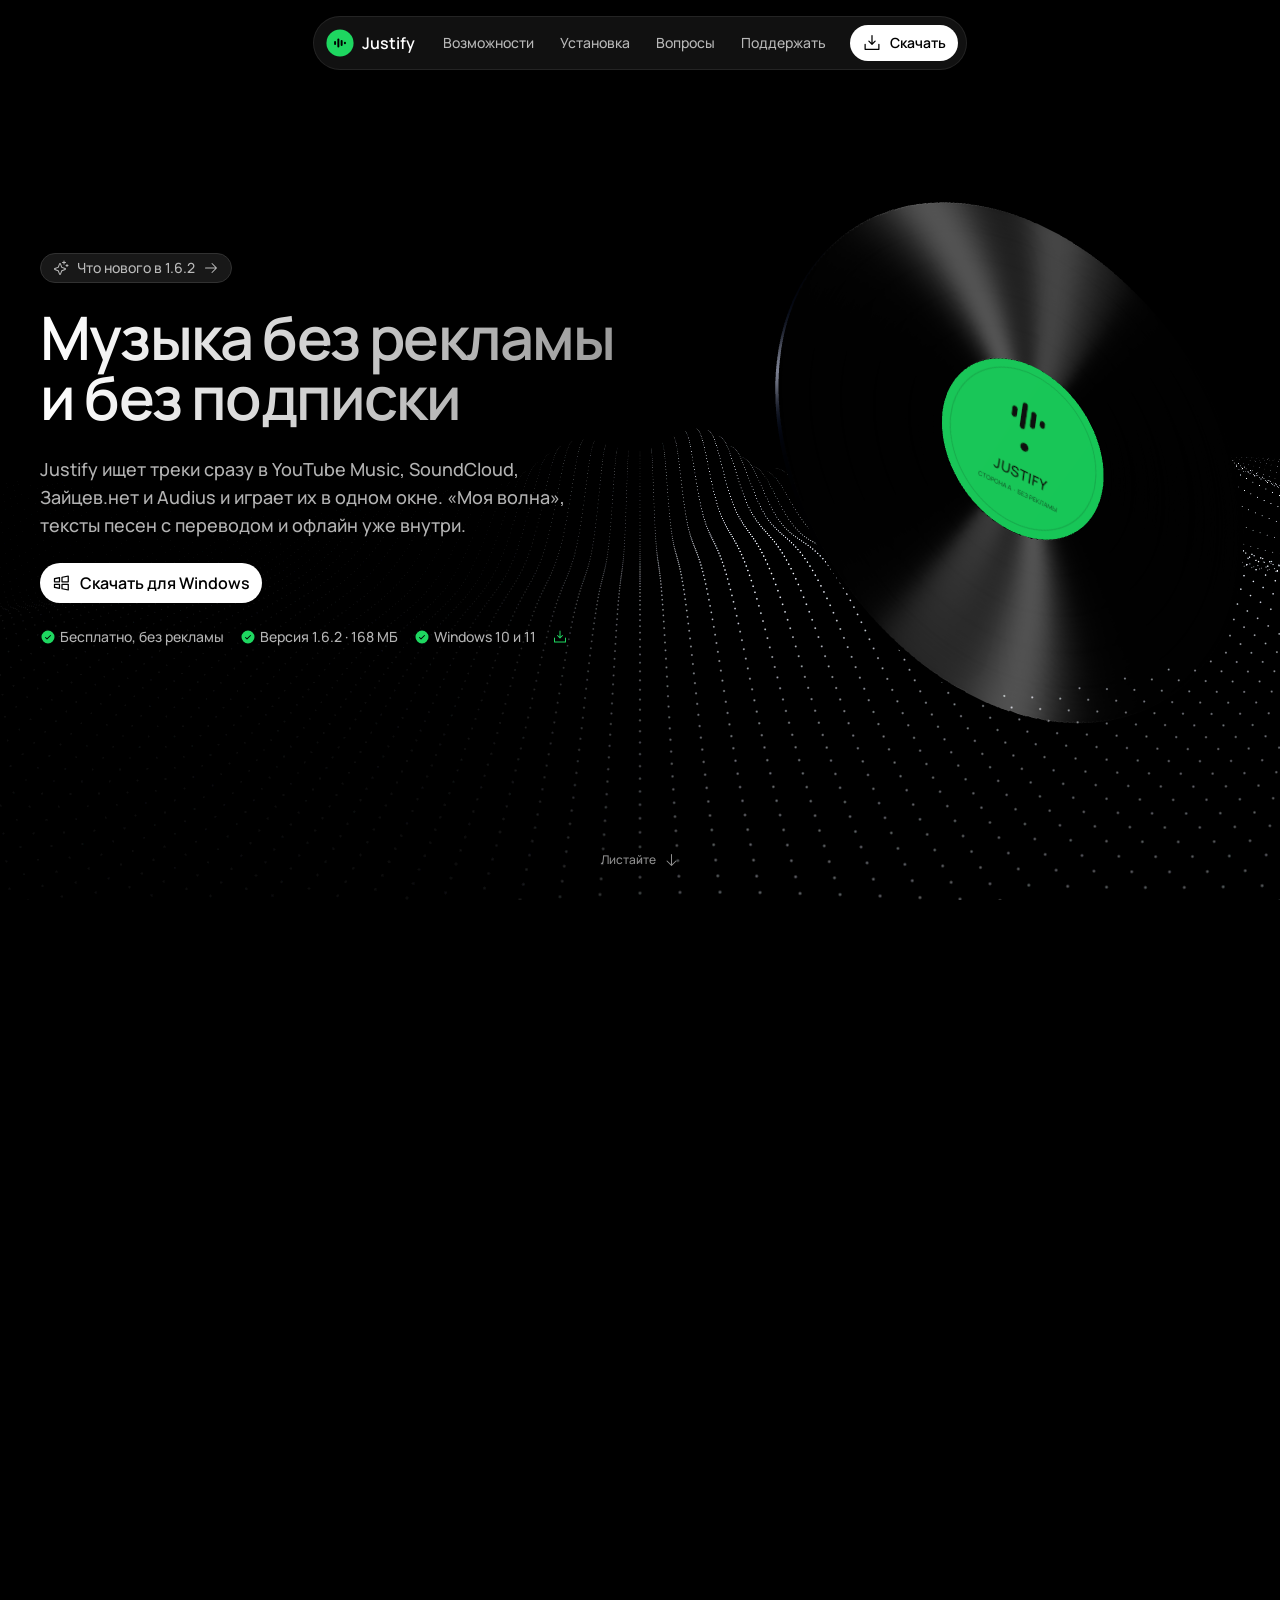
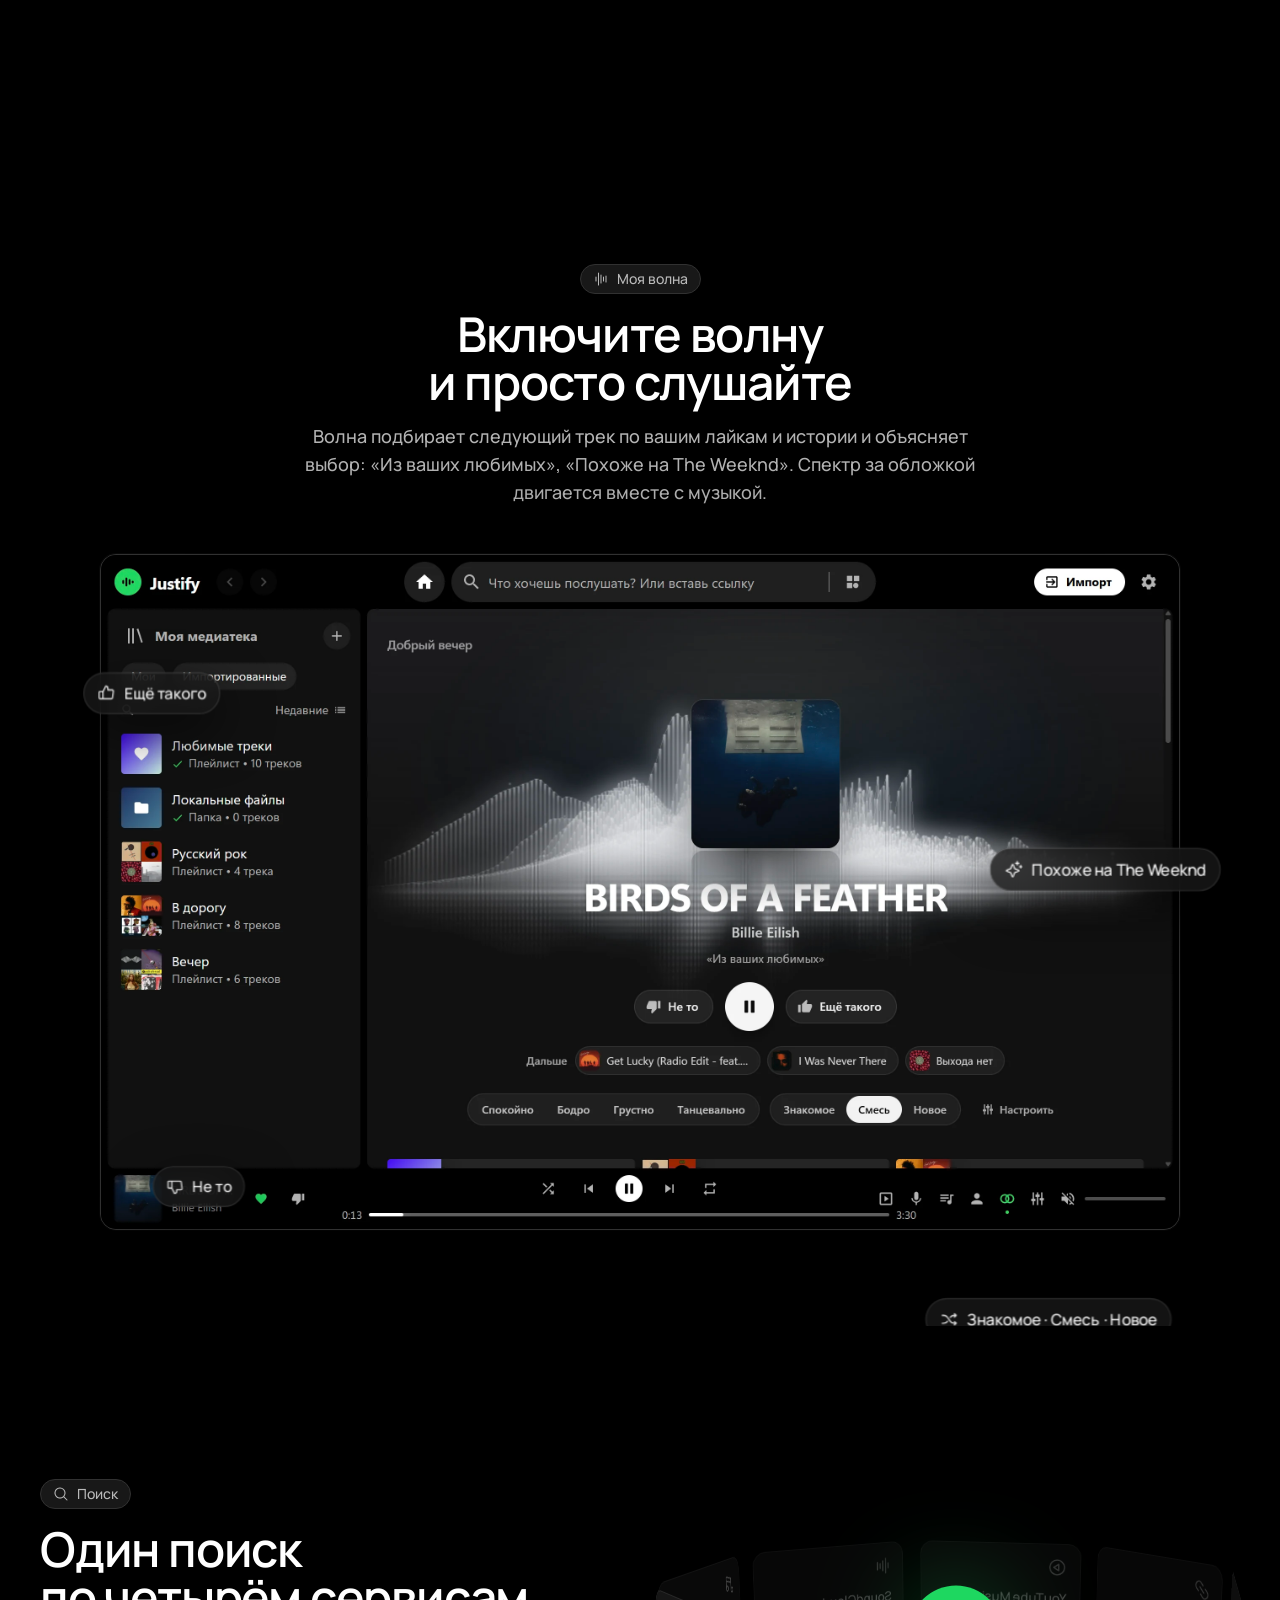
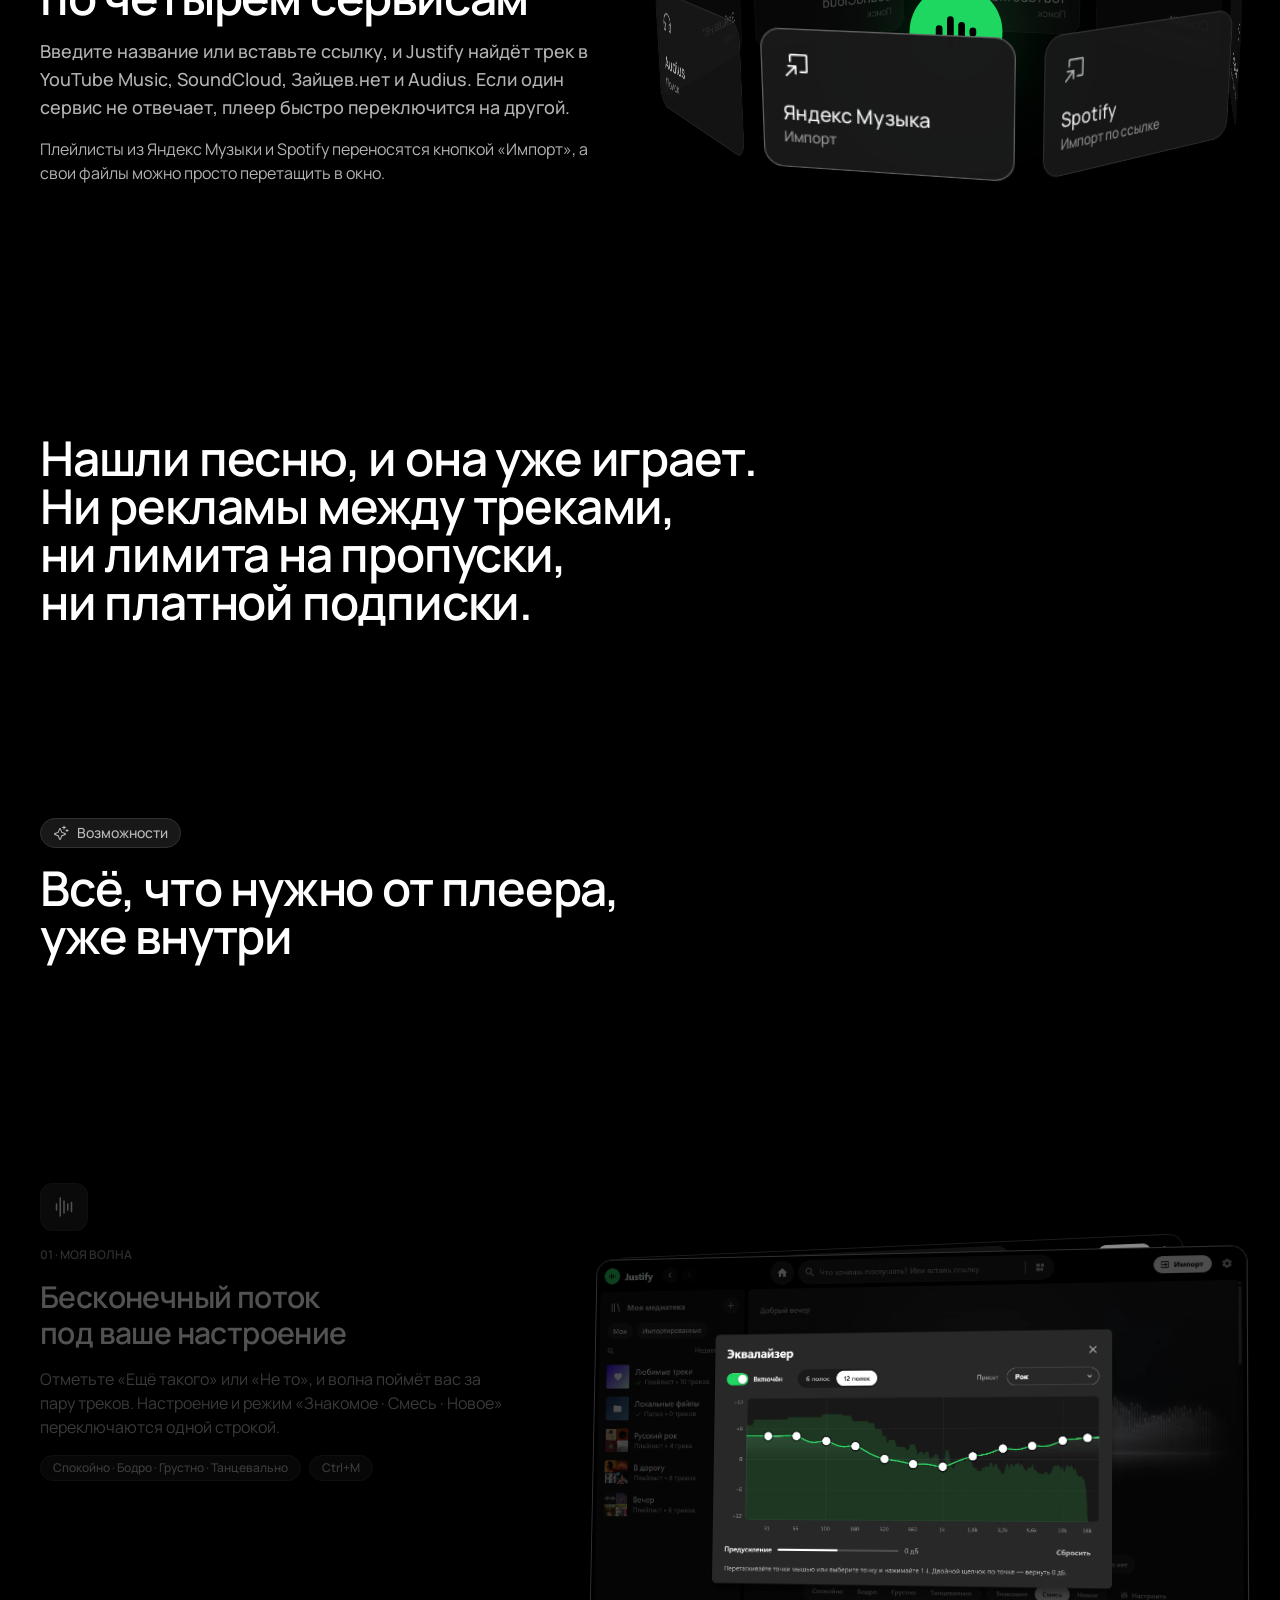
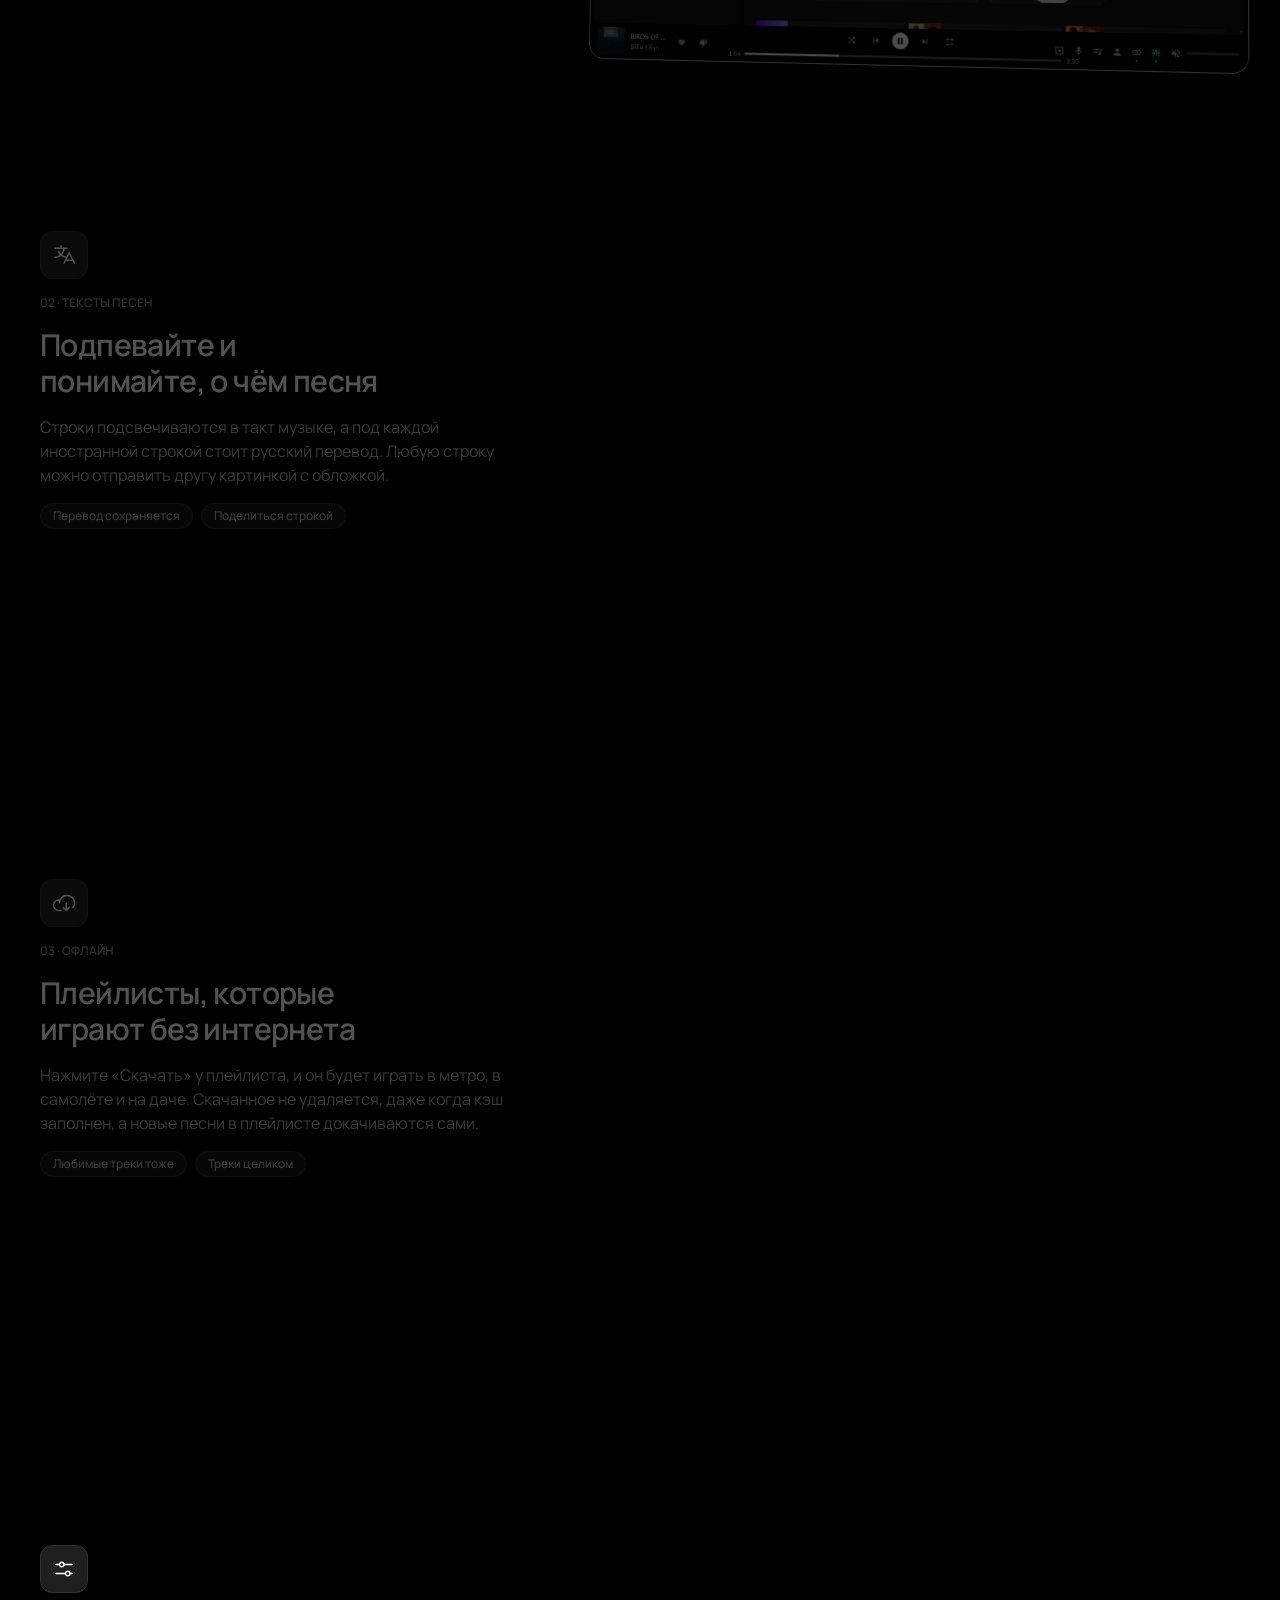
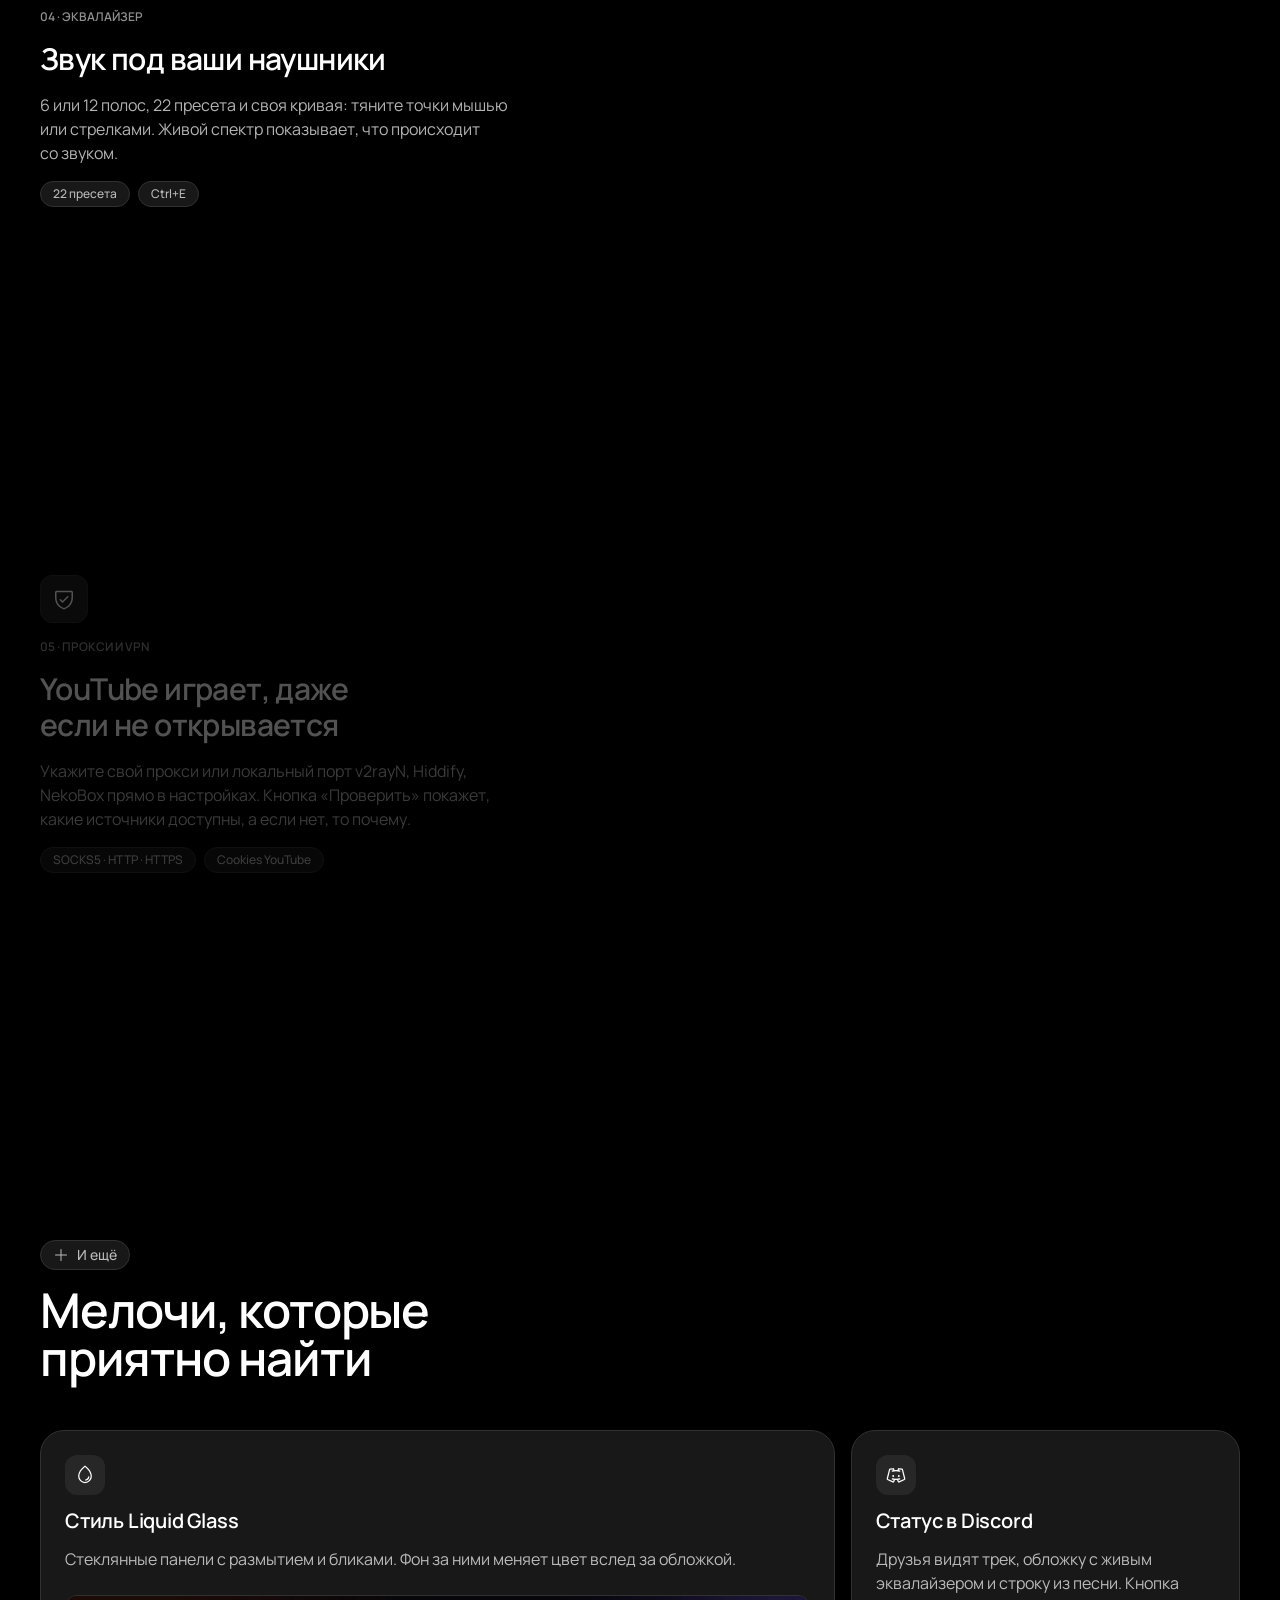
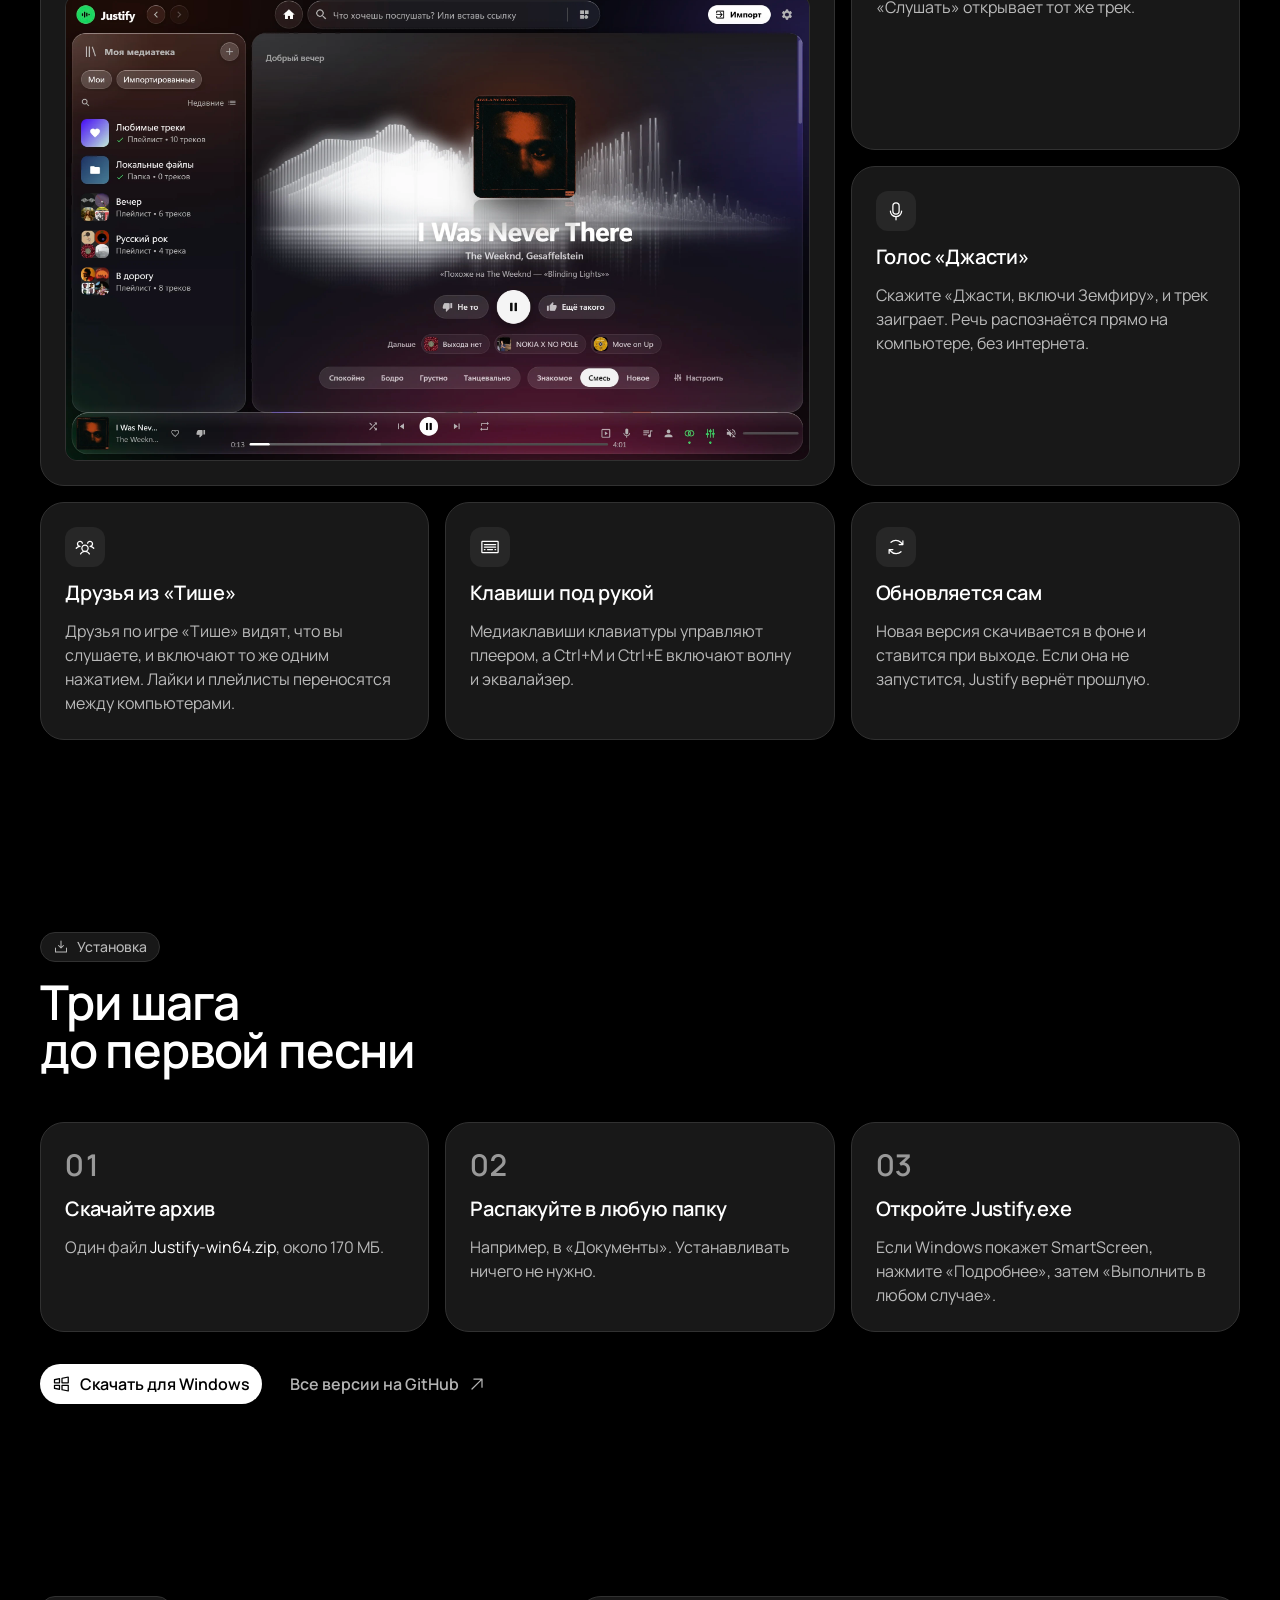
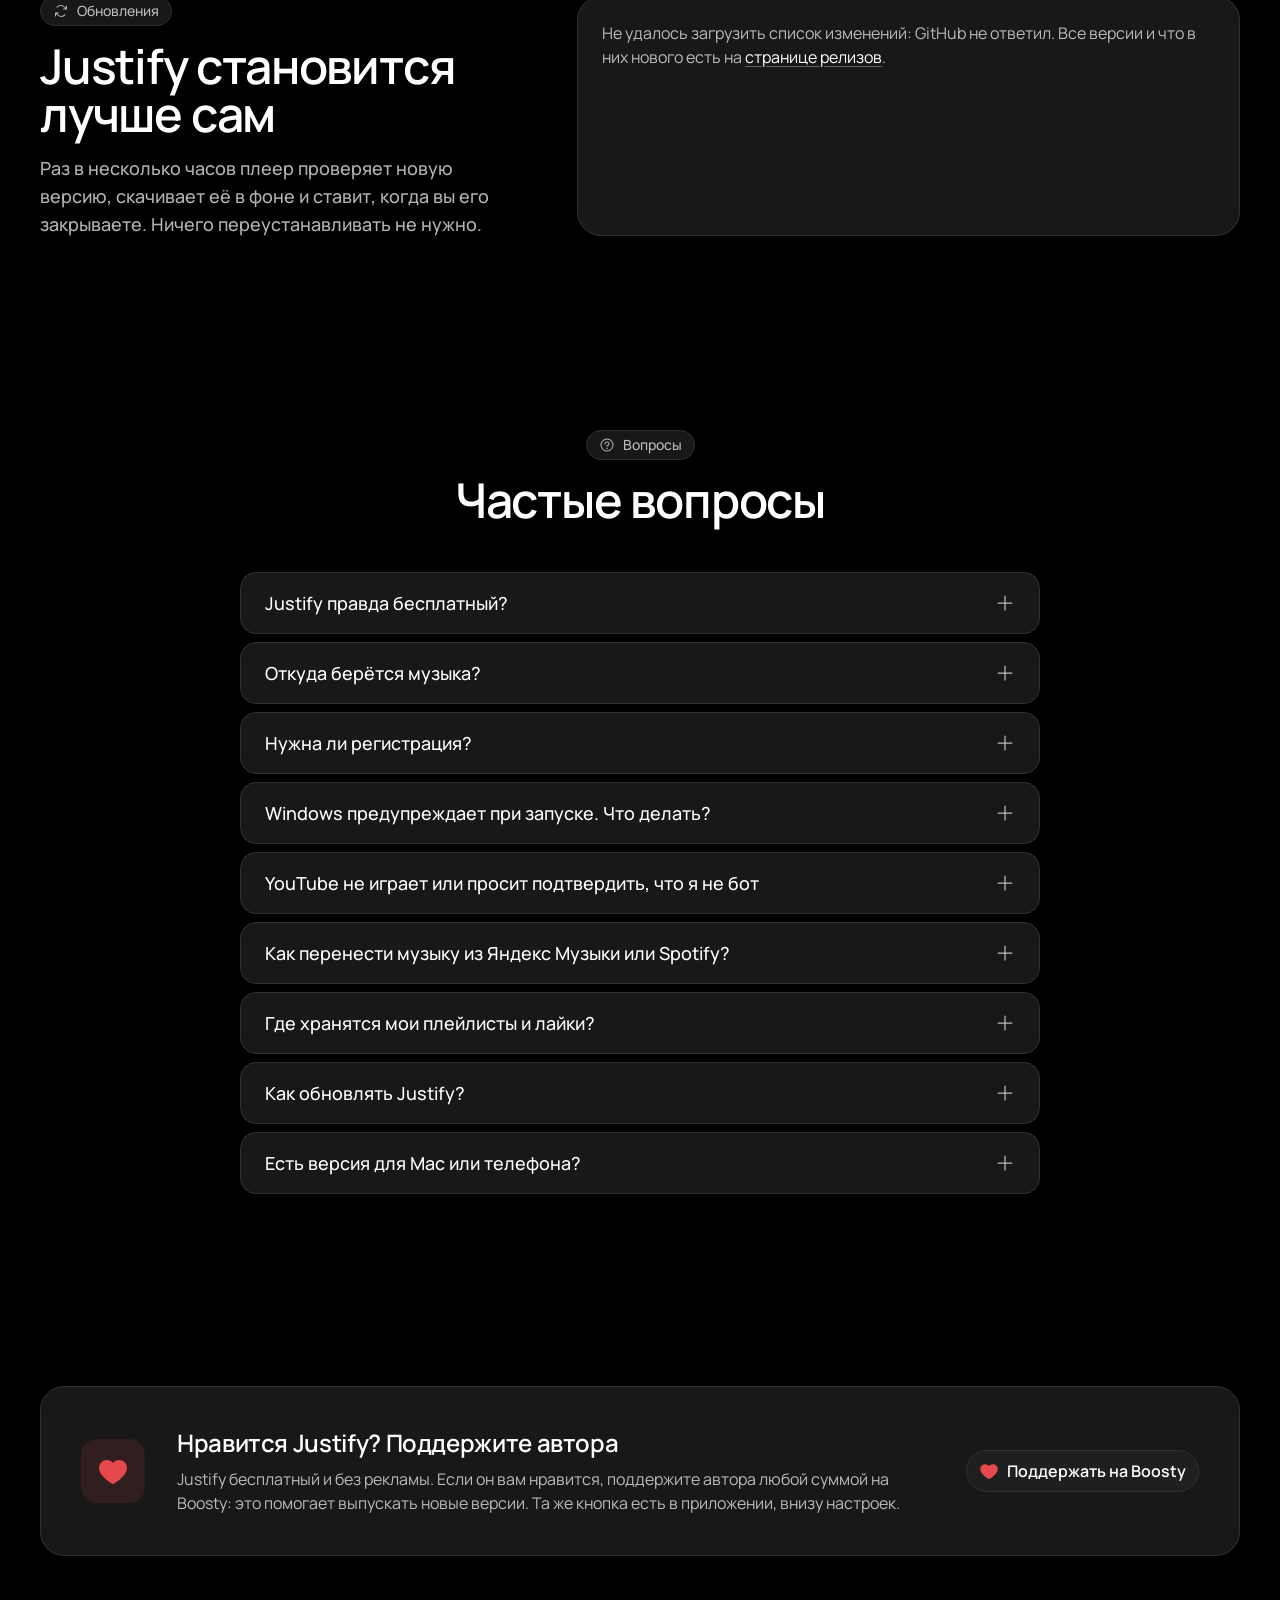
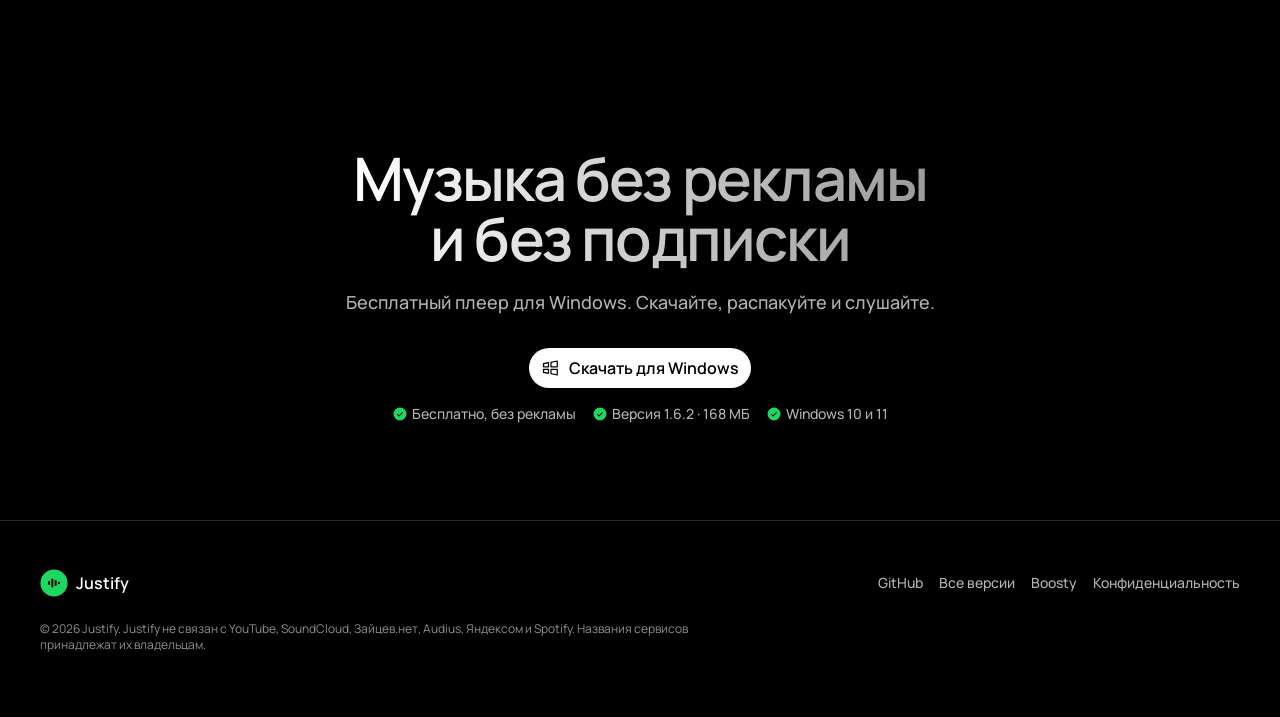
<file: docs/index.html>
<!doctype html>
<html lang="ru">
<head>
  <meta charset="utf-8">
  <meta name="viewport" content="width=device-width, initial-scale=1, viewport-fit=cover">
  <title>Justify: бесплатный музыкальный плеер для Windows без рекламы</title>
  <meta name="description" content="Justify ищет музыку в YouTube Music, SoundCloud, Зайцев.нет и Audius и играет её в одном окне. «Моя волна», тексты песен с переводом, офлайн и эквалайзер. Бесплатно и без рекламы.">
  <link rel="canonical" href="https://sanlaran.github.io/Justify/">
  <meta name="theme-color" content="#000000">
  <meta name="color-scheme" content="dark">
  <link rel="icon" type="image/png" sizes="512x512" href="img/icon.png">
  <link rel="apple-touch-icon" href="img/icon.png">
  <meta property="og:type" content="website">
  <meta property="og:locale" content="ru_RU">
  <meta property="og:site_name" content="Justify">
  <meta property="og:title" content="Justify: музыка без рекламы и без подписки">
  <meta property="og:description" content="Бесплатный плеер для Windows. Ищет треки сразу в YouTube Music, SoundCloud, Зайцев.нет и Audius.">
  <meta property="og:url" content="https://sanlaran.github.io/Justify/">
  <meta property="og:image" content="https://sanlaran.github.io/Justify/img/og.png">
  <meta property="og:image:width" content="1200">
  <meta property="og:image:height" content="630">
  <meta property="og:image:alt" content="Justify: музыка без рекламы и без подписки. Окно плеера с «Моей волной».">
  <meta name="twitter:card" content="summary_large_image">
  <meta name="twitter:title" content="Justify: музыка без рекламы и без подписки">
  <meta name="twitter:description" content="Бесплатный плеер для Windows. Ищет треки сразу в YouTube Music, SoundCloud, Зайцев.нет и Audius.">
  <meta name="twitter:image" content="https://sanlaran.github.io/Justify/img/og.png">
  <meta property="og:image:type" content="image/png">
  <meta name="robots" content="index, follow, max-image-preview:large">
  <link rel="preload" href="fonts/manrope-cyrillic-wght-normal.woff2" as="font" type="font/woff2" crossorigin>
  <link rel="preload" href="fonts/manrope-latin-wght-normal.woff2" as="font" type="font/woff2" crossorigin>
  <link rel="preconnect" href="https://api.github.com" crossorigin>
  <link rel="stylesheet" href="assets/style.css">
  <script>document.documentElement.classList.add('js');</script>
  <script type="application/ld+json">[{"@context":"https://schema.org","@type":"SoftwareApplication","name":"Justify","description":"Бесплатный музыкальный плеер для Windows без рекламы: поиск по YouTube Music, SoundCloud, Зайцев.нет и Audius, «Моя волна», тексты песен с переводом, офлайн и эквалайзер.","applicationCategory":"MultimediaApplication","operatingSystem":"Windows 10, Windows 11","softwareVersion":"1.6.2","url":"https://sanlaran.github.io/Justify/","downloadUrl":"https://github.com/SanLARAN/Justify/releases/latest/download/Justify-win64.zip","image":"https://sanlaran.github.io/Justify/img/og.png","inLanguage":"ru","screenshot":["https://sanlaran.github.io/Justify/img/og.png","https://sanlaran.github.io/Justify/img/wave.webp"],"featureList":["Поиск по YouTube Music, SoundCloud, Зайцев.нет и Audius","«Моя волна» с объяснением выбора","Тексты песен с переводом","Офлайн-прослушивание","Эквалайзер на 6 и 12 полос","Прокси и VPN","Голосовое управление «Джасти»","Статус в Discord"],"offers":{"@type":"Offer","price":"0","priceCurrency":"RUB"}},{"@context":"https://schema.org","@type":"FAQPage","mainEntity":[{"@type":"Question","name":"Justify правда бесплатный?","acceptedAnswer":{"@type":"Answer","text":"Да. В нём нет рекламы, подписки и платных функций. Если захотите сказать спасибо, можно поддержать автора на Boosty."}},{"@type":"Question","name":"Откуда берётся музыка?","acceptedAnswer":{"@type":"Answer","text":"Justify ищет и включает треки из открытых каталогов YouTube Music, SoundCloud, Зайцев.нет и Audius. Ещё он играет файлы с вашего компьютера: просто перетащите их в окно."}},{"@type":"Question","name":"Нужна ли регистрация?","acceptedAnswer":{"@type":"Answer","text":"Нет, всё работает сразу. Аккаунт нужен, только если хотите переносить лайки и плейлисты между компьютерами и видеть, что слушают друзья. Для входа подходят ник и пароль из игры «Тише»."}},{"@type":"Question","name":"Windows предупреждает при запуске. Что делать?","acceptedAnswer":{"@type":"Answer","text":"Это фильтр SmartScreen: он предупреждает о программах без платной цифровой подписи. Нажмите «Подробнее», затем «Выполнить в любом случае». Все версии Justify лежат в открытых релизах на GitHub."}},{"@type":"Question","name":"YouTube не играет или просит подтвердить, что я не бот","acceptedAnswer":{"@type":"Answer","text":"Откройте Настройки → Прокси и VPN и укажите свой прокси или локальный порт v2rayN, Hiddify, NekoBox. Кнопка «Проверить» покажет, что открывается. Если YouTube просит подтвердить, что вы не бот, возьмите cookies из браузера в Настройки → YouTube."}},{"@type":"Question","name":"Как перенести музыку из Яндекс Музыки или Spotify?","acceptedAnswer":{"@type":"Answer","text":"Нажмите «Импорт» вверху окна. Можно вставить ссылку на плейлист, войти в Яндекс Музыку или просто вставить список песен текстом. Justify найдёт те же треки и сложит их в плейлист."}},{"@type":"Question","name":"Где хранятся мои плейлисты и лайки?","acceptedAnswer":{"@type":"Answer","text":"На вашем компьютере, в папке %APPDATA%\\Justify. Резервную копию можно сделать в Настройки → Данные → Экспорт."}},{"@type":"Question","name":"Как обновлять Justify?","acceptedAnswer":{"@type":"Answer","text":"Никак: он сам проверяет новые версии, скачивает их в фоне и ставит, когда вы закрываете плеер. Проверить вручную можно в Настройки → Обновления."}},{"@type":"Question","name":"Есть версия для Mac или телефона?","acceptedAnswer":{"@type":"Answer","text":"Пока только для Windows 10 и 11, 64 бит."}}]}]</script>
</head>
<body>
  <a class="skip-link button-sm" href="#main">Перейти к содержанию</a>

  <header>
    <nav class="nav" aria-label="Основное меню">
      <a class="nav-logo body-1" href="#top" aria-label="Justify, в начало страницы"><svg viewBox="0 0 512 512" aria-hidden="true" focusable="false"><circle cx="256" cy="256" r="248" fill="#1ED760"/><g fill="#000"><rect x="148" y="220" width="36" height="72" rx="18"/><rect x="208" y="172" width="36" height="168" rx="18"/><rect x="268" y="202" width="36" height="108" rx="18"/><rect x="328" y="232" width="36" height="48" rx="18"/></g></svg><span>Justify</span></a>
      <div class="nav-links">
        <a class="title-4" href="#features">Возможности</a>
        <a class="title-4" href="#install">Установка</a>
        <a class="title-4" href="#faq">Вопросы</a>
        <a class="title-4" href="#support">Поддержать</a>
      </div>
      <a class="btn btn-primary button-sm nav-cta" href="https://github.com/SanLARAN/Justify/releases/latest/download/Justify-win64.zip" data-download><svg class="ic" viewBox="0 0 256 256" fill="currentColor" aria-hidden="true" focusable="false"><path d="M224,144v64a8,8,0,0,1-8,8H40a8,8,0,0,1-8-8V144a8,8,0,0,1,16,0v56H208V144a8,8,0,0,1,16,0Zm-101.66,5.66a8,8,0,0,0,11.32,0l40-40a8,8,0,0,0-11.32-11.32L136,124.69V32a8,8,0,0,0-16,0v92.69L93.66,98.34a8,8,0,0,0-11.32,11.32Z"/></svg>Скачать</a>
      <button class="nav-toggle" type="button" aria-expanded="false" aria-controls="menu" aria-label="Открыть меню"><span></span><span></span></button>
    </nav>
    <div class="menu" id="menu" aria-hidden="true">
      <ul>
        <li style="--i:0"><a class="menu-link heading-4" href="#features">Возможности</a></li>
        <li style="--i:1"><a class="menu-link heading-4" href="#install">Установка</a></li>
        <li style="--i:2"><a class="menu-link heading-4" href="#faq">Вопросы</a></li>
        <li style="--i:3"><a class="menu-link heading-4" href="#support">Поддержать</a></li>
        <li style="--i:4"><a class="btn btn-primary button-md" href="https://github.com/SanLARAN/Justify/releases/latest/download/Justify-win64.zip" data-download><svg class="ic" viewBox="0 0 256 256" fill="currentColor" aria-hidden="true" focusable="false"><path d="M208,136H128a8,8,0,0,0-8,8v57.45a8,8,0,0,0,6.57,7.88l80,14.54A7.61,7.61,0,0,0,208,224a8,8,0,0,0,8-8V144A8,8,0,0,0,208,136Zm-8,70.41-64-11.63V152h64ZM96,136H32a8,8,0,0,0-8,8v40a8,8,0,0,0,6.57,7.87l64,11.64a8.54,8.54,0,0,0,1.43.13,8,8,0,0,0,8-8V144A8,8,0,0,0,96,136Zm-8,50.05-48-8.73V152H88ZM213.13,33.86a8,8,0,0,0-6.56-1.73l-80,14.55A8,8,0,0,0,120,54.55V112a8,8,0,0,0,8,8h80a8,8,0,0,0,8-8V40A8,8,0,0,0,213.13,33.86ZM200,104H136V61.22l64-11.63ZM101.13,54.22a8,8,0,0,0-6.56-1.73l-64,11.64A8,8,0,0,0,24,72v40a8,8,0,0,0,8,8H96a8,8,0,0,0,8-8V60.36A8,8,0,0,0,101.13,54.22ZM88,104H40V78.68L88,70Z"/></svg>Скачать для Windows</a></li>
      </ul>
    </div>
  </header>

  <main id="main">
    <!-- Герой: пластинка над серебряной волной (three.js), при прокрутке разворачивается к зрителю -->
    <section class="hero" id="top" aria-labelledby="hero-title">
      <div class="hero-sticky">
        <canvas class="hero-canvas" aria-hidden="true"></canvas>
        <div class="hero-fallback" aria-hidden="true"><img src="img/wave.webp" width="2560" height="1600" loading="lazy" decoding="async" alt=""></div>
        <div class="container hero-inner">
          <div class="hero-copy" data-hero-copy>
            <a class="eyebrow caption-1" href="#updates"><svg class="ic" viewBox="0 0 256 256" fill="currentColor" aria-hidden="true" focusable="false"><path d="M197.58,129.06,146,110l-19-51.62a15.92,15.92,0,0,0-29.88,0L78,110l-51.62,19a15.92,15.92,0,0,0,0,29.88L78,178l19,51.62a15.92,15.92,0,0,0,29.88,0L146,178l51.62-19a15.92,15.92,0,0,0,0-29.88ZM137,164.22a8,8,0,0,0-4.74,4.74L112,223.85,91.78,169A8,8,0,0,0,87,164.22L32.15,144,87,123.78A8,8,0,0,0,91.78,119L112,64.15,132.22,119a8,8,0,0,0,4.74,4.74L191.85,144ZM144,40a8,8,0,0,1,8-8h16V16a8,8,0,0,1,16,0V32h16a8,8,0,0,1,0,16H184V64a8,8,0,0,1-16,0V48H152A8,8,0,0,1,144,40ZM248,88a8,8,0,0,1-8,8h-8v8a8,8,0,0,1-16,0V96h-8a8,8,0,0,1,0-16h8V72a8,8,0,0,1,16,0v8h8A8,8,0,0,1,248,88Z"/></svg><span data-rel="eyebrow">Что нового в 1.6.2</span><svg class="ic" viewBox="0 0 256 256" fill="currentColor" aria-hidden="true" focusable="false"><path d="M221.66,133.66l-72,72a8,8,0,0,1-11.32-11.32L196.69,136H40a8,8,0,0,1,0-16H196.69L138.34,61.66a8,8,0,0,1,11.32-11.32l72,72A8,8,0,0,1,221.66,133.66Z"/></svg></a>
            <h1 class="hero-title heading-4 sm-heading-3 md-heading-2 lg-heading-1" id="hero-title">Музыка без рекламы<br> и без подписки</h1>
            <p class="hero-sub title-2 muted">Justify ищет треки сразу в YouTube Music, SoundCloud, Зайцев.нет и Audius и играет их в одном окне. «Моя волна», тексты песен с переводом и офлайн уже внутри.</p>
            <div class="hero-actions">
              <a class="btn btn-primary button-md" href="https://github.com/SanLARAN/Justify/releases/latest/download/Justify-win64.zip" data-download><svg class="ic" viewBox="0 0 256 256" fill="currentColor" aria-hidden="true" focusable="false"><path d="M208,136H128a8,8,0,0,0-8,8v57.45a8,8,0,0,0,6.57,7.88l80,14.54A7.61,7.61,0,0,0,208,224a8,8,0,0,0,8-8V144A8,8,0,0,0,208,136Zm-8,70.41-64-11.63V152h64ZM96,136H32a8,8,0,0,0-8,8v40a8,8,0,0,0,6.57,7.87l64,11.64a8.54,8.54,0,0,0,1.43.13,8,8,0,0,0,8-8V144A8,8,0,0,0,96,136Zm-8,50.05-48-8.73V152H88ZM213.13,33.86a8,8,0,0,0-6.56-1.73l-80,14.55A8,8,0,0,0,120,54.55V112a8,8,0,0,0,8,8h80a8,8,0,0,0,8-8V40A8,8,0,0,0,213.13,33.86ZM200,104H136V61.22l64-11.63ZM101.13,54.22a8,8,0,0,0-6.56-1.73l-64,11.64A8,8,0,0,0,24,72v40a8,8,0,0,0,8,8H96a8,8,0,0,0,8-8V60.36A8,8,0,0,0,101.13,54.22ZM88,104H40V78.68L88,70Z"/></svg>Скачать для Windows</a>
            </div>
            <p class="hero-meta caption-1 muted">
              <span><svg class="ic" viewBox="0 0 256 256" fill="currentColor" aria-hidden="true" focusable="false"><path d="M128,24A104,104,0,1,0,232,128,104.11,104.11,0,0,0,128,24Zm45.66,85.66-56,56a8,8,0,0,1-11.32,0l-24-24a8,8,0,0,1,11.32-11.32L112,148.69l50.34-50.35a8,8,0,0,1,11.32,11.32Z"/></svg>Бесплатно, без рекламы</span>
              <span><svg class="ic" viewBox="0 0 256 256" fill="currentColor" aria-hidden="true" focusable="false"><path d="M128,24A104,104,0,1,0,232,128,104.11,104.11,0,0,0,128,24Zm45.66,85.66-56,56a8,8,0,0,1-11.32,0l-24-24a8,8,0,0,1,11.32-11.32L112,148.69l50.34-50.35a8,8,0,0,1,11.32,11.32Z"/></svg><span data-rel="meta">Версия 1.6.2 · 168 МБ</span></span>
              <span><svg class="ic" viewBox="0 0 256 256" fill="currentColor" aria-hidden="true" focusable="false"><path d="M128,24A104,104,0,1,0,232,128,104.11,104.11,0,0,0,128,24Zm45.66,85.66-56,56a8,8,0,0,1-11.32,0l-24-24a8,8,0,0,1,11.32-11.32L112,148.69l50.34-50.35a8,8,0,0,1,11.32,11.32Z"/></svg>Windows 10 и 11</span>
              <span hidden data-rel="downloads-wrap"><svg class="ic" viewBox="0 0 256 256" fill="currentColor" aria-hidden="true" focusable="false"><path d="M224,144v64a8,8,0,0,1-8,8H40a8,8,0,0,1-8-8V144a8,8,0,0,1,16,0v56H208V144a8,8,0,0,1,16,0Zm-101.66,5.66a8,8,0,0,0,11.32,0l40-40a8,8,0,0,0-11.32-11.32L136,124.69V32a8,8,0,0,0-16,0v92.69L93.66,98.34a8,8,0,0,0-11.32,11.32Z"/></svg><span data-rel="downloads"></span></span>
            </p>
          </div>
        </div>
        <a class="scroll-hint caption-4" href="#look">Листайте<svg class="ic" viewBox="0 0 256 256" fill="currentColor" aria-hidden="true" focusable="false"><path d="M205.66,149.66l-72,72a8,8,0,0,1-11.32,0l-72-72a8,8,0,0,1,11.32-11.32L120,196.69V40a8,8,0,0,1,16,0V196.69l58.34-58.35a8,8,0,0,1,11.32,11.32Z"/></svg></a>
      </div>
    </section>

    <!-- Окно приложения в 3D: выпрямляется при прокрутке -->
    <section class="section showcase" id="look" aria-labelledby="look-title">
      <div class="container">
        <div class="section-head center reveal">
          <p class="eyebrow caption-1"><svg class="ic" viewBox="0 0 256 256" fill="currentColor" aria-hidden="true" focusable="false"><path d="M56,96v64a8,8,0,0,1-16,0V96a8,8,0,0,1,16,0ZM88,24a8,8,0,0,0-8,8V224a8,8,0,0,0,16,0V32A8,8,0,0,0,88,24Zm40,32a8,8,0,0,0-8,8V192a8,8,0,0,0,16,0V64A8,8,0,0,0,128,56Zm40,32a8,8,0,0,0-8,8v64a8,8,0,0,0,16,0V96A8,8,0,0,0,168,88Zm40-16a8,8,0,0,0-8,8v96a8,8,0,0,0,16,0V80A8,8,0,0,0,208,72Z"/></svg>Моя волна</p>
          <h2 class="heading-4 md-heading-3 lg-heading-2" id="look-title">Включите волну<br> и просто слушайте</h2>
          <p class="title-2 muted">Волна подбирает следующий трек по вашим лайкам и истории и объясняет выбор: «Из ваших любимых», «Похоже на The Weeknd». Спектр за обложкой двигается вместе с музыкой.</p>
        </div>
        <div class="tilt-stage">
          <div class="tilt" data-tilt>
            <figure class="frame">
              <img src="img/wave.webp" width="2560" height="1600" loading="lazy" decoding="async" alt="Окно Justify: играет «BIRDS OF A FEATHER» Billie Eilish. Обложка стоит на серебряной волне спектра, под ней кнопки «Не то» и «Ещё такого» и три следующих трека.">
            </figure>
            <span class="chip chip-a caption-1" aria-hidden="true"><svg class="ic" viewBox="0 0 256 256" fill="currentColor" aria-hidden="true" focusable="false"><path d="M234,80.12A24,24,0,0,0,216,72H160V56a40,40,0,0,0-40-40,8,8,0,0,0-7.16,4.42L75.06,96H32a16,16,0,0,0-16,16v88a16,16,0,0,0,16,16H204a24,24,0,0,0,23.82-21l12-96A24,24,0,0,0,234,80.12ZM32,112H72v88H32ZM223.94,97l-12,96a8,8,0,0,1-7.94,7H88V105.89l36.71-73.43A24,24,0,0,1,144,56V80a8,8,0,0,0,8,8h64a8,8,0,0,1,7.94,9Z"/></svg>Ещё такого</span>
            <span class="chip chip-b caption-1" aria-hidden="true"><svg class="ic" viewBox="0 0 256 256" fill="currentColor" aria-hidden="true" focusable="false"><path d="M197.58,129.06,146,110l-19-51.62a15.92,15.92,0,0,0-29.88,0L78,110l-51.62,19a15.92,15.92,0,0,0,0,29.88L78,178l19,51.62a15.92,15.92,0,0,0,29.88,0L146,178l51.62-19a15.92,15.92,0,0,0,0-29.88ZM137,164.22a8,8,0,0,0-4.74,4.74L112,223.85,91.78,169A8,8,0,0,0,87,164.22L32.15,144,87,123.78A8,8,0,0,0,91.78,119L112,64.15,132.22,119a8,8,0,0,0,4.74,4.74L191.85,144ZM144,40a8,8,0,0,1,8-8h16V16a8,8,0,0,1,16,0V32h16a8,8,0,0,1,0,16H184V64a8,8,0,0,1-16,0V48H152A8,8,0,0,1,144,40ZM248,88a8,8,0,0,1-8,8h-8v8a8,8,0,0,1-16,0V96h-8a8,8,0,0,1,0-16h8V72a8,8,0,0,1,16,0v8h8A8,8,0,0,1,248,88Z"/></svg>Похоже на The Weeknd</span>
            <span class="chip chip-c caption-1" aria-hidden="true"><svg class="ic" viewBox="0 0 256 256" fill="currentColor" aria-hidden="true" focusable="false"><path d="M239.82,157l-12-96A24,24,0,0,0,204,40H32A16,16,0,0,0,16,56v88a16,16,0,0,0,16,16H75.06l37.78,75.58A8,8,0,0,0,120,240a40,40,0,0,0,40-40V184h56a24,24,0,0,0,23.82-27ZM72,144H32V56H72Zm150,21.29a7.88,7.88,0,0,1-6,2.71H152a8,8,0,0,0-8,8v24a24,24,0,0,1-19.29,23.54L88,150.11V56H204a8,8,0,0,1,7.94,7l12,96A7.87,7.87,0,0,1,222,165.29Z"/></svg>Не то</span>
            <span class="chip chip-d caption-1" aria-hidden="true"><svg class="ic" viewBox="0 0 256 256" fill="currentColor" aria-hidden="true" focusable="false"><path d="M237.66,178.34a8,8,0,0,1,0,11.32l-24,24a8,8,0,0,1-11.32-11.32L212.69,192H200.94a72.12,72.12,0,0,1-58.59-30.15l-41.72-58.4A56.1,56.1,0,0,0,55.06,80H32a8,8,0,0,1,0-16H55.06a72.12,72.12,0,0,1,58.59,30.15l41.72,58.4A56.1,56.1,0,0,0,200.94,176h11.75l-10.35-10.34a8,8,0,0,1,11.32-11.32ZM143,107a8,8,0,0,0,11.16-1.86l1.2-1.67A56.1,56.1,0,0,1,200.94,80h11.75L202.34,90.34a8,8,0,0,0,11.32,11.32l24-24a8,8,0,0,0,0-11.32l-24-24a8,8,0,0,0-11.32,11.32L212.69,64H200.94a72.12,72.12,0,0,0-58.59,30.15l-1.2,1.67A8,8,0,0,0,143,107Zm-30,42a8,8,0,0,0-11.16,1.86l-1.2,1.67A56.1,56.1,0,0,1,55.06,176H32a8,8,0,0,0,0,16H55.06a72.12,72.12,0,0,0,58.59-30.15l1.2-1.67A8,8,0,0,0,113,149Z"/></svg>Знакомое · Смесь · Новое</span>
          </div>
        </div>
      </div>
    </section>

    <!-- Источники: кольцо карточек в 3D -->
    <section class="section" id="sources" aria-labelledby="sources-title">
      <div class="container sources-grid">
        <div class="reveal">
          <div class="section-head" style="margin-bottom:0">
            <p class="eyebrow caption-1"><svg class="ic" viewBox="0 0 256 256" fill="currentColor" aria-hidden="true" focusable="false"><path d="M229.66,218.34l-50.07-50.06a88.11,88.11,0,1,0-11.31,11.31l50.06,50.07a8,8,0,0,0,11.32-11.32ZM40,112a72,72,0,1,1,72,72A72.08,72.08,0,0,1,40,112Z"/></svg>Поиск</p>
            <h2 class="heading-4 md-heading-3 lg-heading-2" id="sources-title">Один поиск<br> по четырём сервисам</h2>
            <p class="title-2 muted">Введите название или вставьте ссылку, и Justify найдёт трек в YouTube Music, SoundCloud, Зайцев.нет и Audius. Если один сервис не отвечает, плеер быстро переключится на другой.</p>
            <p class="body-3 muted">Плейлисты из Яндекс Музыки и Spotify переносятся кнопкой «Импорт», а свои файлы можно просто перетащить в окно.</p>
          </div>
        </div>
        <div class="ring-stage" aria-hidden="true">
          <div class="ring" data-ring>
            <div class="ring-card"><svg class="ic" viewBox="0 0 256 256" fill="currentColor" aria-hidden="true" focusable="false"><path d="M128,24A104,104,0,1,0,232,128,104.11,104.11,0,0,0,128,24Zm0,192a88,88,0,1,1,88-88A88.1,88.1,0,0,1,128,216Zm48.24-94.78-64-40A8,8,0,0,0,100,88v80a8,8,0,0,0,12.24,6.78l64-40a8,8,0,0,0,0-13.56ZM116,153.57V102.43L156.91,128Z"/></svg><div><p class="title-3">YouTube Music</p><p class="caption-4 dim">Поиск</p></div></div>
            <div class="ring-card"><svg class="ic" viewBox="0 0 256 256" fill="currentColor" aria-hidden="true" focusable="false"><path d="M56,96v64a8,8,0,0,1-16,0V96a8,8,0,0,1,16,0ZM88,24a8,8,0,0,0-8,8V224a8,8,0,0,0,16,0V32A8,8,0,0,0,88,24Zm40,32a8,8,0,0,0-8,8V192a8,8,0,0,0,16,0V64A8,8,0,0,0,128,56Zm40,32a8,8,0,0,0-8,8v64a8,8,0,0,0,16,0V96A8,8,0,0,0,168,88Zm40-16a8,8,0,0,0-8,8v96a8,8,0,0,0,16,0V80A8,8,0,0,0,208,72Z"/></svg><div><p class="title-3">SoundCloud</p><p class="caption-4 dim">Поиск</p></div></div>
            <div class="ring-card"><svg class="ic" viewBox="0 0 256 256" fill="currentColor" aria-hidden="true" focusable="false"><path d="M212.92,17.69a8,8,0,0,0-6.86-1.45l-128,32A8,8,0,0,0,72,56V166.08A36,36,0,1,0,88,196V110.25l112-28v51.83A36,36,0,1,0,216,164V24A8,8,0,0,0,212.92,17.69ZM52,216a20,20,0,1,1,20-20A20,20,0,0,1,52,216ZM88,93.75V62.25l112-28v31.5ZM180,184a20,20,0,1,1,20-20A20,20,0,0,1,180,184Z"/></svg><div><p class="title-3">Зайцев.нет</p><p class="caption-4 dim">Поиск</p></div></div>
            <div class="ring-card"><svg class="ic" viewBox="0 0 256 256" fill="currentColor" aria-hidden="true" focusable="false"><path d="M201.89,54.66A103.43,103.43,0,0,0,128.79,24H128A104,104,0,0,0,24,128v56a24,24,0,0,0,24,24H64a24,24,0,0,0,24-24V144a24,24,0,0,0-24-24H40.36A88,88,0,0,1,128,40h.67a87.71,87.71,0,0,1,87,80H192a24,24,0,0,0-24,24v40a24,24,0,0,0,24,24h16a24,24,0,0,0,24-24V128A103.41,103.41,0,0,0,201.89,54.66ZM64,136a8,8,0,0,1,8,8v40a8,8,0,0,1-8,8H48a8,8,0,0,1-8-8V136Zm152,48a8,8,0,0,1-8,8H192a8,8,0,0,1-8-8V144a8,8,0,0,1,8-8h24Z"/></svg><div><p class="title-3">Audius</p><p class="caption-4 dim">Поиск</p></div></div>
            <div class="ring-card"><svg class="ic" viewBox="0 0 256 256" fill="currentColor" aria-hidden="true" focusable="false"><path d="M128,136v64a8,8,0,0,1-16,0V155.32L45.66,221.66a8,8,0,0,1-11.32-11.32L100.68,144H56a8,8,0,0,1,0-16h64A8,8,0,0,1,128,136ZM208,32H80A16,16,0,0,0,64,48V96a8,8,0,0,0,16,0V48H208V176H160a8,8,0,0,0,0,16h48a16,16,0,0,0,16-16V48A16,16,0,0,0,208,32Z"/></svg><div><p class="title-3">Яндекс Музыка</p><p class="caption-4 dim">Импорт</p></div></div>
            <div class="ring-card"><svg class="ic" viewBox="0 0 256 256" fill="currentColor" aria-hidden="true" focusable="false"><path d="M128,136v64a8,8,0,0,1-16,0V155.32L45.66,221.66a8,8,0,0,1-11.32-11.32L100.68,144H56a8,8,0,0,1,0-16h64A8,8,0,0,1,128,136ZM208,32H80A16,16,0,0,0,64,48V96a8,8,0,0,0,16,0V48H208V176H160a8,8,0,0,0,0,16h48a16,16,0,0,0,16-16V48A16,16,0,0,0,208,32Z"/></svg><div><p class="title-3">Spotify</p><p class="caption-4 dim">Импорт по ссылке</p></div></div>
            <div class="ring-card"><svg class="ic" viewBox="0 0 256 256" fill="currentColor" aria-hidden="true" focusable="false"><path d="M216,72H130.67L102.93,51.2a16.12,16.12,0,0,0-9.6-3.2H40A16,16,0,0,0,24,64V200a16,16,0,0,0,16,16H216.89A15.13,15.13,0,0,0,232,200.89V88A16,16,0,0,0,216,72Zm0,128H40V64H93.33L123.2,86.4A8,8,0,0,0,128,88h88Z"/></svg><div><p class="title-3">Ваши файлы</p><p class="caption-4 dim">Перетащите в окно</p></div></div>
            <div class="ring-card"><svg class="ic" viewBox="0 0 256 256" fill="currentColor" aria-hidden="true" focusable="false"><path d="M165.66,90.34a8,8,0,0,1,0,11.32l-64,64a8,8,0,0,1-11.32-11.32l64-64A8,8,0,0,1,165.66,90.34ZM215.6,40.4a56,56,0,0,0-79.2,0L106.34,70.45a8,8,0,0,0,11.32,11.32l30.06-30a40,40,0,0,1,56.57,56.56l-30.07,30.06a8,8,0,0,0,11.31,11.32L215.6,119.6a56,56,0,0,0,0-79.2ZM138.34,174.22l-30.06,30.06a40,40,0,1,1-56.56-56.57l30.05-30.05a8,8,0,0,0-11.32-11.32L40.4,136.4a56,56,0,0,0,79.2,79.2l30.06-30.07a8,8,0,0,0-11.32-11.31Z"/></svg><div><p class="title-3">Ссылки</p><p class="caption-4 dim">Вставьте в поиск</p></div></div>
            <div class="ring-core"><svg viewBox="0 0 512 512" aria-hidden="true" focusable="false"><circle cx="256" cy="256" r="248" fill="#1ED760"/><g fill="#000"><rect x="148" y="220" width="36" height="72" rx="18"/><rect x="208" y="172" width="36" height="168" rx="18"/><rect x="268" y="202" width="36" height="108" rx="18"/><rect x="328" y="232" width="36" height="48" rx="18"/></g></svg></div>
          </div>
        </div>
      </div>
    </section>

    <!-- Главная мысль: слова проявляются по одному -->
    <section class="tagline" aria-label="Главное о Justify">
      <div class="container">
        <h2 class="tagline-text heading-4 md-heading-3 lg-heading-2" data-words>Нашли песню, и она уже играет.<br> Ни рекламы между треками,<br> ни лимита на пропуски,<br> ни платной подписки.</h2>
      </div>
    </section>

    <!-- Возможности: колода экранов -->
    <section class="section" id="features" aria-labelledby="features-title">
      <div class="container">
        <div class="section-head reveal">
          <p class="eyebrow caption-1"><svg class="ic" viewBox="0 0 256 256" fill="currentColor" aria-hidden="true" focusable="false"><path d="M197.58,129.06,146,110l-19-51.62a15.92,15.92,0,0,0-29.88,0L78,110l-51.62,19a15.92,15.92,0,0,0,0,29.88L78,178l19,51.62a15.92,15.92,0,0,0,29.88,0L146,178l51.62-19a15.92,15.92,0,0,0,0-29.88ZM137,164.22a8,8,0,0,0-4.74,4.74L112,223.85,91.78,169A8,8,0,0,0,87,164.22L32.15,144,87,123.78A8,8,0,0,0,91.78,119L112,64.15,132.22,119a8,8,0,0,0,4.74,4.74L191.85,144ZM144,40a8,8,0,0,1,8-8h16V16a8,8,0,0,1,16,0V32h16a8,8,0,0,1,0,16H184V64a8,8,0,0,1-16,0V48H152A8,8,0,0,1,144,40ZM248,88a8,8,0,0,1-8,8h-8v8a8,8,0,0,1-16,0V96h-8a8,8,0,0,1,0-16h8V72a8,8,0,0,1,16,0v8h8A8,8,0,0,1,248,88Z"/></svg>Возможности</p>
          <h2 class="heading-4 md-heading-3 lg-heading-2" id="features-title">Всё, что нужно от плеера,<br> уже внутри</h2>
        </div>
        <div class="deck" data-deck>
          <div class="deck-steps">
            <article class="deck-step" data-step="0">
              <div class="icon-tile"><svg class="ic" viewBox="0 0 256 256" fill="currentColor" aria-hidden="true" focusable="false"><path d="M56,96v64a8,8,0,0,1-16,0V96a8,8,0,0,1,16,0ZM88,24a8,8,0,0,0-8,8V224a8,8,0,0,0,16,0V32A8,8,0,0,0,88,24Zm40,32a8,8,0,0,0-8,8V192a8,8,0,0,0,16,0V64A8,8,0,0,0,128,56Zm40,32a8,8,0,0,0-8,8v64a8,8,0,0,0,16,0V96A8,8,0,0,0,168,88Zm40-16a8,8,0,0,0-8,8v96a8,8,0,0,0,16,0V80A8,8,0,0,0,208,72Z"/></svg></div>
              <p class="caption-3 num">01 · МОЯ ВОЛНА</p>
              <h3 class="heading-5 md-heading-4">Бесконечный поток под ваше настроение</h3>
              <p class="body-3 muted">Отметьте «Ещё такого» или «Не то», и волна поймёт вас за пару треков. Настроение и режим «Знакомое · Смесь · Новое» переключаются одной строкой.</p>
              <ul class="facts"><li class="tag caption-4">Спокойно · Бодро · Грустно · Танцевально</li><li class="tag caption-4">Ctrl+M</li></ul>
              <figure class="deck-inline"><img src="img/wave.webp" width="2560" height="1600" loading="lazy" decoding="async" alt="«Моя волна» в Justify: обложка над волной спектра и кнопки «Не то» и «Ещё такого»."></figure>
            </article>
            <article class="deck-step" data-step="1">
              <div class="icon-tile"><svg class="ic" viewBox="0 0 256 256" fill="currentColor" aria-hidden="true" focusable="false"><path d="M247.15,212.42l-56-112a8,8,0,0,0-14.31,0l-21.71,43.43A88,88,0,0,1,108,126.93,103.65,103.65,0,0,0,135.69,64H160a8,8,0,0,0,0-16H104V32a8,8,0,0,0-16,0V48H32a8,8,0,0,0,0,16h87.63A87.76,87.76,0,0,1,96,116.35a87.74,87.74,0,0,1-19-31,8,8,0,1,0-15.08,5.34A103.63,103.63,0,0,0,84,127a87.55,87.55,0,0,1-52,17,8,8,0,0,0,0,16,103.46,103.46,0,0,0,64-22.08,104.18,104.18,0,0,0,51.44,21.31l-26.6,53.19a8,8,0,0,0,14.31,7.16L148.94,192h70.11l13.79,27.58A8,8,0,0,0,240,224a8,8,0,0,0,7.15-11.58ZM156.94,176,184,121.89,211.05,176Z"/></svg></div>
              <p class="caption-3 num">02 · ТЕКСТЫ ПЕСЕН</p>
              <h3 class="heading-5 md-heading-4">Подпевайте и понимайте, о чём песня</h3>
              <p class="body-3 muted">Строки подсвечиваются в такт музыке, а под каждой иностранной строкой стоит русский перевод. Любую строку можно отправить другу картинкой с обложкой.</p>
              <ul class="facts"><li class="tag caption-4">Перевод сохраняется</li><li class="tag caption-4">Поделиться строкой</li></ul>
              <figure class="deck-inline"><img src="img/lyrics.webp" width="2560" height="1600" loading="lazy" decoding="async" alt="Текст песни в Justify: под каждой английской строкой русский перевод, текущая строка подсвечена."></figure>
            </article>
            <article class="deck-step" data-step="2">
              <div class="icon-tile"><svg class="ic" viewBox="0 0 256 256" fill="currentColor" aria-hidden="true" focusable="false"><path d="M248,128a87.34,87.34,0,0,1-17.6,52.81,8,8,0,1,1-12.8-9.62A71.34,71.34,0,0,0,232,128a72,72,0,0,0-144,0,8,8,0,0,1-16,0,88,88,0,0,1,3.29-23.88C74.2,104,73.1,104,72,104a48,48,0,0,0,0,96H96a8,8,0,0,1,0,16H72A64,64,0,1,1,81.29,88.68,88,88,0,0,1,248,128Zm-69.66,42.34L160,188.69V128a8,8,0,0,0-16,0v60.69l-18.34-18.35a8,8,0,0,0-11.32,11.32l32,32a8,8,0,0,0,11.32,0l32-32a8,8,0,0,0-11.32-11.32Z"/></svg></div>
              <p class="caption-3 num">03 · ОФЛАЙН</p>
              <h3 class="heading-5 md-heading-4">Плейлисты, которые играют без интернета</h3>
              <p class="body-3 muted">Нажмите «Скачать» у плейлиста, и он будет играть в метро, в самолёте и на даче. Скачанное не удаляется, даже когда кэш заполнен, а новые песни в плейлисте докачиваются сами.</p>
              <ul class="facts"><li class="tag caption-4">Любимые треки тоже</li><li class="tag caption-4">Треки целиком</li></ul>
              <figure class="deck-inline"><img src="img/offline.webp" width="2560" height="1600" loading="lazy" decoding="async" alt="Плейлист «Вечер» в Justify с зелёной кнопкой скачивания для офлайна."></figure>
            </article>
            <article class="deck-step" data-step="3">
              <div class="icon-tile"><svg class="ic" viewBox="0 0 256 256" fill="currentColor" aria-hidden="true" focusable="false"><path d="M40,88H73a32,32,0,0,0,62,0h81a8,8,0,0,0,0-16H135a32,32,0,0,0-62,0H40a8,8,0,0,0,0,16Zm64-24A16,16,0,1,1,88,80,16,16,0,0,1,104,64ZM216,168H199a32,32,0,0,0-62,0H40a8,8,0,0,0,0,16h97a32,32,0,0,0,62,0h17a8,8,0,0,0,0-16Zm-48,24a16,16,0,1,1,16-16A16,16,0,0,1,168,192Z"/></svg></div>
              <p class="caption-3 num">04 · ЭКВАЛАЙЗЕР</p>
              <h3 class="heading-5 md-heading-4">Звук под ваши наушники</h3>
              <p class="body-3 muted">6 или 12 полос, 22 пресета и своя кривая: тяните точки мышью или стрелками. Живой спектр показывает, что происходит со звуком.</p>
              <ul class="facts"><li class="tag caption-4">22 пресета</li><li class="tag caption-4">Ctrl+E</li></ul>
              <figure class="deck-inline"><img src="img/eq.webp" width="2560" height="1600" loading="lazy" decoding="async" alt="Эквалайзер Justify на 12 полос с пресетом «Рок» и живым спектром."></figure>
            </article>
            <article class="deck-step" data-step="4">
              <div class="icon-tile"><svg class="ic" viewBox="0 0 256 256" fill="currentColor" aria-hidden="true" focusable="false"><path d="M208,40H48A16,16,0,0,0,32,56v56c0,52.72,25.52,84.67,46.93,102.19,23.06,18.86,46,25.26,47,25.53a8,8,0,0,0,4.2,0c1-.27,23.91-6.67,47-25.53C198.48,196.67,224,164.72,224,112V56A16,16,0,0,0,208,40Zm0,72c0,37.07-13.66,67.16-40.6,89.42A129.3,129.3,0,0,1,128,223.62a128.25,128.25,0,0,1-38.92-21.81C61.82,179.51,48,149.3,48,112l0-56,160,0ZM82.34,141.66a8,8,0,0,1,11.32-11.32L112,148.69l50.34-50.35a8,8,0,0,1,11.32,11.32l-56,56a8,8,0,0,1-11.32,0Z"/></svg></div>
              <p class="caption-3 num">05 · ПРОКСИ И VPN</p>
              <h3 class="heading-5 md-heading-4">YouTube играет, даже если не открывается</h3>
              <p class="body-3 muted">Укажите свой прокси или локальный порт v2rayN, Hiddify, NekoBox прямо в настройках. Кнопка «Проверить» покажет, какие источники доступны, а если нет, то почему.</p>
              <ul class="facts"><li class="tag caption-4">SOCKS5 · HTTP · HTTPS</li><li class="tag caption-4">Cookies YouTube</li></ul>
              <figure class="deck-inline"><img src="img/proxy.webp" width="2560" height="1600" loading="lazy" decoding="async" alt="Настройки Justify, раздел «Прокси и VPN» с выбором подключения и кнопкой «Проверить»."></figure>
            </article>
          </div>
          <div class="deck-stage" aria-hidden="true">
            <div class="deck-cards">
              <figure class="deck-card" data-card="0"><img src="img/wave.webp" width="2560" height="1600" loading="lazy" decoding="async" alt=""></figure>
              <figure class="deck-card" data-card="1"><img src="img/lyrics.webp" width="2560" height="1600" loading="lazy" decoding="async" alt=""></figure>
              <figure class="deck-card" data-card="2"><img src="img/offline.webp" width="2560" height="1600" loading="lazy" decoding="async" alt=""></figure>
              <figure class="deck-card" data-card="3"><img src="img/eq.webp" width="2560" height="1600" loading="lazy" decoding="async" alt=""></figure>
              <figure class="deck-card" data-card="4"><img src="img/proxy.webp" width="2560" height="1600" loading="lazy" decoding="async" alt=""></figure>
            </div>
          </div>
        </div>
      </div>
    </section>

    <!-- И ещё: карточки с наклоном под курсор -->
    <section class="section" id="more" aria-labelledby="more-title">
      <div class="container">
        <div class="section-head reveal">
          <p class="eyebrow caption-1"><svg class="ic" viewBox="0 0 256 256" fill="currentColor" aria-hidden="true" focusable="false"><path d="M224,128a8,8,0,0,1-8,8H136v80a8,8,0,0,1-16,0V136H40a8,8,0,0,1,0-16h80V40a8,8,0,0,1,16,0v80h80A8,8,0,0,1,224,128Z"/></svg>И ещё</p>
          <h2 class="heading-4 md-heading-3 lg-heading-2" id="more-title">Мелочи, которые<br> приятно найти</h2>
        </div>
        <div class="bento">
          <div class="tilt-card-wrap card-wide reveal">
            <article class="card" data-tilt-card>
              <div class="icon-tile"><svg class="ic" viewBox="0 0 256 256" fill="currentColor" aria-hidden="true" focusable="false"><path d="M174,47.75a254.19,254.19,0,0,0-41.45-38.3,8,8,0,0,0-9.18,0A254.19,254.19,0,0,0,82,47.75C54.51,79.32,40,112.6,40,144a88,88,0,0,0,176,0C216,112.6,201.49,79.32,174,47.75ZM128,216a72.08,72.08,0,0,1-72-72c0-57.23,55.47-105,72-118,16.53,13,72,60.75,72,118A72.08,72.08,0,0,1,128,216Zm55.89-62.66a57.6,57.6,0,0,1-46.56,46.55A8.75,8.75,0,0,1,136,200a8,8,0,0,1-1.32-15.89c16.57-2.79,30.63-16.85,33.44-33.45a8,8,0,0,1,15.78,2.68Z"/></svg></div>
              <h3 class="heading-6">Стиль Liquid Glass</h3>
              <p class="body-3 muted">Стеклянные панели с размытием и бликами. Фон за ними меняет цвет вслед за обложкой.</p>
              <figure class="card-shot"><img src="img/glass.webp" width="2560" height="1600" loading="lazy" decoding="async" alt="Justify в стиле Liquid Glass: полупрозрачные панели, фон окрашен в цвета обложки The Weeknd."></figure>
            </article>
          </div>
          <div class="tilt-card-wrap reveal" data-delay="1">
            <article class="card" data-tilt-card>
              <div class="icon-tile"><svg class="ic" viewBox="0 0 256 256" fill="currentColor" aria-hidden="true" focusable="false"><path d="M104,140a12,12,0,1,1-12-12A12,12,0,0,1,104,140Zm60-12a12,12,0,1,0,12,12A12,12,0,0,0,164,128Zm74.45,64.9-67,29.71a16.17,16.17,0,0,1-21.71-9.1l-8.11-22q-6.72.45-13.63.46t-13.63-.46l-8.11,22a16.18,16.18,0,0,1-21.71,9.1l-67-29.71a15.93,15.93,0,0,1-9.06-18.51L38,58A16.07,16.07,0,0,1,51,46.14l36.06-5.93a16.22,16.22,0,0,1,18.26,11.88l3.26,12.84Q118.11,64,128,64t19.4.93l3.26-12.84a16.21,16.21,0,0,1,18.26-11.88L205,46.14A16.07,16.07,0,0,1,218,58l29.53,116.38A15.93,15.93,0,0,1,238.45,192.9ZM232,178.28,202.47,62s0,0-.08,0L166.33,56a.17.17,0,0,0-.17,0l-2.83,11.14c5,.94,10,2.06,14.83,3.42A8,8,0,0,1,176,86.31a8.09,8.09,0,0,1-2.16-.3A172.25,172.25,0,0,0,128,80a172.25,172.25,0,0,0-45.84,6,8,8,0,1,1-4.32-15.4c4.82-1.36,9.78-2.48,14.82-3.42L89.83,56s0,0-.12,0h0L53.61,61.93a.17.17,0,0,0-.09,0L24,178.33,91,208a.23.23,0,0,0,.22,0L98,189.72a173.2,173.2,0,0,1-20.14-4.32A8,8,0,0,1,82.16,170,171.85,171.85,0,0,0,128,176a171.85,171.85,0,0,0,45.84-6,8,8,0,0,1,4.32,15.41A173.2,173.2,0,0,1,158,189.72L164.75,208a.22.22,0,0,0,.21,0Z"/></svg></div>
              <h3 class="heading-6">Статус в Discord</h3>
              <p class="body-3 muted">Друзья видят трек, обложку с живым эквалайзером и строку из песни. Кнопка «Слушать» открывает тот же трек.</p>
            </article>
          </div>
          <div class="tilt-card-wrap reveal" data-delay="2">
            <article class="card" data-tilt-card>
              <div class="icon-tile"><svg class="ic" viewBox="0 0 256 256" fill="currentColor" aria-hidden="true" focusable="false"><path d="M128,176a48.05,48.05,0,0,0,48-48V64a48,48,0,0,0-96,0v64A48.05,48.05,0,0,0,128,176ZM96,64a32,32,0,0,1,64,0v64a32,32,0,0,1-64,0Zm40,143.6V240a8,8,0,0,1-16,0V207.6A80.11,80.11,0,0,1,48,128a8,8,0,0,1,16,0,64,64,0,0,0,128,0,8,8,0,0,1,16,0A80.11,80.11,0,0,1,136,207.6Z"/></svg></div>
              <h3 class="heading-6">Голос «Джасти»</h3>
              <p class="body-3 muted">Скажите «Джасти, включи Земфиру», и трек заиграет. Речь распознаётся прямо на компьютере, без интернета.</p>
            </article>
          </div>
          <div class="tilt-card-wrap reveal">
            <article class="card" data-tilt-card>
              <div class="icon-tile"><svg class="ic" viewBox="0 0 256 256" fill="currentColor" aria-hidden="true" focusable="false"><path d="M244.8,150.4a8,8,0,0,1-11.2-1.6A51.6,51.6,0,0,0,192,128a8,8,0,0,1-7.37-4.89,8,8,0,0,1,0-6.22A8,8,0,0,1,192,112a24,24,0,1,0-23.24-30,8,8,0,1,1-15.5-4A40,40,0,1,1,219,117.51a67.94,67.94,0,0,1,27.43,21.68A8,8,0,0,1,244.8,150.4ZM190.92,212a8,8,0,1,1-13.84,8,57,57,0,0,0-98.16,0,8,8,0,1,1-13.84-8,72.06,72.06,0,0,1,33.74-29.92,48,48,0,1,1,58.36,0A72.06,72.06,0,0,1,190.92,212ZM128,176a32,32,0,1,0-32-32A32,32,0,0,0,128,176ZM72,120a8,8,0,0,0-8-8A24,24,0,1,1,87.24,82a8,8,0,1,0,15.5-4A40,40,0,1,0,37,117.51,67.94,67.94,0,0,0,9.6,139.19a8,8,0,1,0,12.8,9.61A51.6,51.6,0,0,1,64,128,8,8,0,0,0,72,120Z"/></svg></div>
              <h3 class="heading-6">Друзья из «Тише»</h3>
              <p class="body-3 muted">Друзья по игре «Тише» видят, что вы слушаете, и включают то же одним нажатием. Лайки и плейлисты переносятся между компьютерами.</p>
            </article>
          </div>
          <div class="tilt-card-wrap reveal" data-delay="1">
            <article class="card" data-tilt-card>
              <div class="icon-tile"><svg class="ic" viewBox="0 0 256 256" fill="currentColor" aria-hidden="true" focusable="false"><path d="M224,48H32A16,16,0,0,0,16,64V192a16,16,0,0,0,16,16H224a16,16,0,0,0,16-16V64A16,16,0,0,0,224,48Zm0,144H32V64H224V192Zm-16-64a8,8,0,0,1-8,8H56a8,8,0,0,1,0-16H200A8,8,0,0,1,208,128Zm0-32a8,8,0,0,1-8,8H56a8,8,0,0,1,0-16H200A8,8,0,0,1,208,96ZM72,160a8,8,0,0,1-8,8H56a8,8,0,0,1,0-16h8A8,8,0,0,1,72,160Zm96,0a8,8,0,0,1-8,8H96a8,8,0,0,1,0-16h64A8,8,0,0,1,168,160Zm40,0a8,8,0,0,1-8,8h-8a8,8,0,0,1,0-16h8A8,8,0,0,1,208,160Z"/></svg></div>
              <h3 class="heading-6">Клавиши под рукой</h3>
              <p class="body-3 muted">Медиаклавиши клавиатуры управляют плеером, а Ctrl+M и Ctrl+E включают волну и эквалайзер.</p>
            </article>
          </div>
          <div class="tilt-card-wrap reveal" data-delay="2">
            <article class="card" data-tilt-card>
              <div class="icon-tile"><svg class="ic" viewBox="0 0 256 256" fill="currentColor" aria-hidden="true" focusable="false"><path d="M224,48V96a8,8,0,0,1-8,8H168a8,8,0,0,1,0-16h28.69L182.06,73.37a79.56,79.56,0,0,0-56.13-23.43h-.45A79.52,79.52,0,0,0,69.59,72.71,8,8,0,0,1,58.41,61.27a96,96,0,0,1,135,.79L208,76.69V48a8,8,0,0,1,16,0ZM186.41,183.29a80,80,0,0,1-112.47-.66L59.31,168H88a8,8,0,0,0,0-16H40a8,8,0,0,0-8,8v48a8,8,0,0,0,16,0V179.31l14.63,14.63A95.43,95.43,0,0,0,130,222.06h.53a95.36,95.36,0,0,0,67.07-27.33,8,8,0,0,0-11.18-11.44Z"/></svg></div>
              <h3 class="heading-6">Обновляется сам</h3>
              <p class="body-3 muted">Новая версия скачивается в фоне и ставится при выходе. Если она не запустится, Justify вернёт прошлую.</p>
            </article>
          </div>
        </div>
      </div>
    </section>

    <!-- Установка -->
    <section class="section" id="install" aria-labelledby="install-title">
      <div class="container">
        <div class="section-head reveal">
          <p class="eyebrow caption-1"><svg class="ic" viewBox="0 0 256 256" fill="currentColor" aria-hidden="true" focusable="false"><path d="M224,144v64a8,8,0,0,1-8,8H40a8,8,0,0,1-8-8V144a8,8,0,0,1,16,0v56H208V144a8,8,0,0,1,16,0Zm-101.66,5.66a8,8,0,0,0,11.32,0l40-40a8,8,0,0,0-11.32-11.32L136,124.69V32a8,8,0,0,0-16,0v92.69L93.66,98.34a8,8,0,0,0-11.32,11.32Z"/></svg>Установка</p>
          <h2 class="heading-4 md-heading-3 lg-heading-2" id="install-title">Три шага<br> до первой песни</h2>
        </div>
        <ol class="steps">
          <li class="step reveal">
            <p class="heading-4 step-num mono-nums">01</p>
            <h3 class="heading-6">Скачайте архив</h3>
            <p class="body-3 muted">Один файл <code>Justify-win64.zip</code>, <span data-rel="size">около 170 МБ</span>.</p>
          </li>
          <li class="step reveal" data-delay="1">
            <p class="heading-4 step-num mono-nums">02</p>
            <h3 class="heading-6">Распакуйте в любую папку</h3>
            <p class="body-3 muted">Например, в «Документы». Устанавливать ничего не нужно.</p>
          </li>
          <li class="step reveal" data-delay="2">
            <p class="heading-4 step-num mono-nums">03</p>
            <h3 class="heading-6">Откройте Justify.exe</h3>
            <p class="body-3 muted">Если Windows покажет SmartScreen, нажмите «Подробнее», затем «Выполнить в любом случае».</p>
          </li>
        </ol>
        <div class="steps-cta reveal">
          <a class="btn btn-primary button-md" href="https://github.com/SanLARAN/Justify/releases/latest/download/Justify-win64.zip" data-download><svg class="ic" viewBox="0 0 256 256" fill="currentColor" aria-hidden="true" focusable="false"><path d="M208,136H128a8,8,0,0,0-8,8v57.45a8,8,0,0,0,6.57,7.88l80,14.54A7.61,7.61,0,0,0,208,224a8,8,0,0,0,8-8V144A8,8,0,0,0,208,136Zm-8,70.41-64-11.63V152h64ZM96,136H32a8,8,0,0,0-8,8v40a8,8,0,0,0,6.57,7.87l64,11.64a8.54,8.54,0,0,0,1.43.13,8,8,0,0,0,8-8V144A8,8,0,0,0,96,136Zm-8,50.05-48-8.73V152H88ZM213.13,33.86a8,8,0,0,0-6.56-1.73l-80,14.55A8,8,0,0,0,120,54.55V112a8,8,0,0,0,8,8h80a8,8,0,0,0,8-8V40A8,8,0,0,0,213.13,33.86ZM200,104H136V61.22l64-11.63ZM101.13,54.22a8,8,0,0,0-6.56-1.73l-64,11.64A8,8,0,0,0,24,72v40a8,8,0,0,0,8,8H96a8,8,0,0,0,8-8V60.36A8,8,0,0,0,101.13,54.22ZM88,104H40V78.68L88,70Z"/></svg>Скачать для Windows</a>
          <a class="btn btn-ghost button-md" href="https://github.com/SanLARAN/Justify/releases">Все версии на GitHub<svg class="ic" viewBox="0 0 256 256" fill="currentColor" aria-hidden="true" focusable="false"><path d="M200,64V168a8,8,0,0,1-16,0V83.31L69.66,197.66a8,8,0,0,1-11.32-11.32L172.69,72H88a8,8,0,0,1,0-16H192A8,8,0,0,1,200,64Z"/></svg></a>
        </div>
      </div>
    </section>

    <!-- Последний релиз с GitHub -->
    <section class="section" id="updates" aria-labelledby="updates-title">
      <div class="container release">
        <div class="section-head reveal" style="margin-bottom:0">
          <p class="eyebrow caption-1"><svg class="ic" viewBox="0 0 256 256" fill="currentColor" aria-hidden="true" focusable="false"><path d="M224,48V96a8,8,0,0,1-8,8H168a8,8,0,0,1,0-16h28.69L182.06,73.37a79.56,79.56,0,0,0-56.13-23.43h-.45A79.52,79.52,0,0,0,69.59,72.71,8,8,0,0,1,58.41,61.27a96,96,0,0,1,135,.79L208,76.69V48a8,8,0,0,1,16,0ZM186.41,183.29a80,80,0,0,1-112.47-.66L59.31,168H88a8,8,0,0,0,0-16H40a8,8,0,0,0-8,8v48a8,8,0,0,0,16,0V179.31l14.63,14.63A95.43,95.43,0,0,0,130,222.06h.53a95.36,95.36,0,0,0,67.07-27.33,8,8,0,0,0-11.18-11.44Z"/></svg>Обновления</p>
          <h2 class="heading-4 md-heading-3 lg-heading-2" id="updates-title">Justify становится<br> лучше сам</h2>
          <p class="title-2 muted">Раз в несколько часов плеер проверяет новую версию, скачивает её в фоне и ставит, когда вы его закрываете. Ничего переустанавливать не нужно.</p>
        </div>
        <article class="release-card reveal" data-delay="1" aria-live="polite" data-release>
          <div class="skeleton" aria-label="Загружаем список изменений"><i></i><i></i><i></i><i></i></div>
        </article>
      </div>
    </section>

    <!-- Вопросы -->
    <section class="section" id="faq" aria-labelledby="faq-title">
      <div class="container">
        <div class="section-head center reveal">
          <p class="eyebrow caption-1"><svg class="ic" viewBox="0 0 256 256" fill="currentColor" aria-hidden="true" focusable="false"><path d="M140,180a12,12,0,1,1-12-12A12,12,0,0,1,140,180ZM128,72c-22.06,0-40,16.15-40,36v4a8,8,0,0,0,16,0v-4c0-11,10.77-20,24-20s24,9,24,20-10.77,20-24,20a8,8,0,0,0-8,8v8a8,8,0,0,0,16,0v-.72c18.24-3.35,32-17.9,32-35.28C168,88.15,150.06,72,128,72Zm104,56A104,104,0,1,1,128,24,104.11,104.11,0,0,1,232,128Zm-16,0a88,88,0,1,0-88,88A88.1,88.1,0,0,0,216,128Z"/></svg>Вопросы</p>
          <h2 class="heading-4 md-heading-3 lg-heading-2" id="faq-title">Частые вопросы</h2>
        </div>
        <div class="faq reveal">
          <details>
            <summary class="title-2">Justify правда бесплатный?<svg class="ic" viewBox="0 0 256 256" fill="currentColor" aria-hidden="true" focusable="false"><path d="M224,128a8,8,0,0,1-8,8H136v80a8,8,0,0,1-16,0V136H40a8,8,0,0,1,0-16h80V40a8,8,0,0,1,16,0v80h80A8,8,0,0,1,224,128Z"/></svg></summary>
            <div class="faq-a body-3"><p>Да. В нём нет рекламы, подписки и платных функций. Если захотите сказать спасибо, можно поддержать автора на Boosty.</p></div>
          </details>
          <details>
            <summary class="title-2">Откуда берётся музыка?<svg class="ic" viewBox="0 0 256 256" fill="currentColor" aria-hidden="true" focusable="false"><path d="M224,128a8,8,0,0,1-8,8H136v80a8,8,0,0,1-16,0V136H40a8,8,0,0,1,0-16h80V40a8,8,0,0,1,16,0v80h80A8,8,0,0,1,224,128Z"/></svg></summary>
            <div class="faq-a body-3"><p>Justify ищет и включает треки из открытых каталогов YouTube Music, SoundCloud, Зайцев.нет и Audius. Ещё он играет файлы с вашего компьютера: просто перетащите их в окно.</p></div>
          </details>
          <details>
            <summary class="title-2">Нужна ли регистрация?<svg class="ic" viewBox="0 0 256 256" fill="currentColor" aria-hidden="true" focusable="false"><path d="M224,128a8,8,0,0,1-8,8H136v80a8,8,0,0,1-16,0V136H40a8,8,0,0,1,0-16h80V40a8,8,0,0,1,16,0v80h80A8,8,0,0,1,224,128Z"/></svg></summary>
            <div class="faq-a body-3"><p>Нет, всё работает сразу. Аккаунт нужен, только если хотите переносить лайки и плейлисты между компьютерами и видеть, что слушают друзья. Для входа подходят ник и пароль из игры «Тише».</p></div>
          </details>
          <details>
            <summary class="title-2">Windows предупреждает при запуске. Что делать?<svg class="ic" viewBox="0 0 256 256" fill="currentColor" aria-hidden="true" focusable="false"><path d="M224,128a8,8,0,0,1-8,8H136v80a8,8,0,0,1-16,0V136H40a8,8,0,0,1,0-16h80V40a8,8,0,0,1,16,0v80h80A8,8,0,0,1,224,128Z"/></svg></summary>
            <div class="faq-a body-3"><p>Это фильтр SmartScreen: он предупреждает о программах без платной цифровой подписи. Нажмите «Подробнее», затем «Выполнить в любом случае». Все версии Justify лежат в открытых релизах на GitHub.</p></div>
          </details>
          <details>
            <summary class="title-2">YouTube не играет или просит подтвердить, что я не бот<svg class="ic" viewBox="0 0 256 256" fill="currentColor" aria-hidden="true" focusable="false"><path d="M224,128a8,8,0,0,1-8,8H136v80a8,8,0,0,1-16,0V136H40a8,8,0,0,1,0-16h80V40a8,8,0,0,1,16,0v80h80A8,8,0,0,1,224,128Z"/></svg></summary>
            <div class="faq-a body-3"><p>Откройте Настройки → Прокси и VPN и укажите свой прокси или локальный порт v2rayN, Hiddify, NekoBox. Кнопка «Проверить» покажет, что открывается. Если YouTube просит подтвердить, что вы не бот, возьмите cookies из браузера в Настройки → YouTube.</p></div>
          </details>
          <details>
            <summary class="title-2">Как перенести музыку из Яндекс Музыки или Spotify?<svg class="ic" viewBox="0 0 256 256" fill="currentColor" aria-hidden="true" focusable="false"><path d="M224,128a8,8,0,0,1-8,8H136v80a8,8,0,0,1-16,0V136H40a8,8,0,0,1,0-16h80V40a8,8,0,0,1,16,0v80h80A8,8,0,0,1,224,128Z"/></svg></summary>
            <div class="faq-a body-3"><p>Нажмите «Импорт» вверху окна. Можно вставить ссылку на плейлист, войти в Яндекс Музыку или просто вставить список песен текстом. Justify найдёт те же треки и сложит их в плейлист.</p></div>
          </details>
          <details>
            <summary class="title-2">Где хранятся мои плейлисты и лайки?<svg class="ic" viewBox="0 0 256 256" fill="currentColor" aria-hidden="true" focusable="false"><path d="M224,128a8,8,0,0,1-8,8H136v80a8,8,0,0,1-16,0V136H40a8,8,0,0,1,0-16h80V40a8,8,0,0,1,16,0v80h80A8,8,0,0,1,224,128Z"/></svg></summary>
            <div class="faq-a body-3"><p>На вашем компьютере, в папке %APPDATA%\Justify. Резервную копию можно сделать в Настройки → Данные → Экспорт.</p></div>
          </details>
          <details>
            <summary class="title-2">Как обновлять Justify?<svg class="ic" viewBox="0 0 256 256" fill="currentColor" aria-hidden="true" focusable="false"><path d="M224,128a8,8,0,0,1-8,8H136v80a8,8,0,0,1-16,0V136H40a8,8,0,0,1,0-16h80V40a8,8,0,0,1,16,0v80h80A8,8,0,0,1,224,128Z"/></svg></summary>
            <div class="faq-a body-3"><p>Никак: он сам проверяет новые версии, скачивает их в фоне и ставит, когда вы закрываете плеер. Проверить вручную можно в Настройки → Обновления.</p></div>
          </details>
          <details>
            <summary class="title-2">Есть версия для Mac или телефона?<svg class="ic" viewBox="0 0 256 256" fill="currentColor" aria-hidden="true" focusable="false"><path d="M224,128a8,8,0,0,1-8,8H136v80a8,8,0,0,1-16,0V136H40a8,8,0,0,1,0-16h80V40a8,8,0,0,1,16,0v80h80A8,8,0,0,1,224,128Z"/></svg></summary>
            <div class="faq-a body-3"><p>Пока только для Windows 10 и 11, 64 бит.</p></div>
          </details>
        </div>
      </div>
    </section>

    <!-- Поддержать -->
    <section class="section" id="support" aria-labelledby="support-title">
      <div class="container">
        <div class="support reveal">
          <div class="heart-tile"><svg class="ic" viewBox="0 0 256 256" fill="currentColor" aria-hidden="true" focusable="false"><path d="M240,102c0,70-103.79,126.66-108.21,129a8,8,0,0,1-7.58,0C119.79,228.66,16,172,16,102A62.07,62.07,0,0,1,78,40c20.65,0,38.73,8.88,50,23.89C139.27,48.88,157.35,40,178,40A62.07,62.07,0,0,1,240,102Z"/></svg></div>
          <div class="support-text">
            <h2 class="heading-5" id="support-title">Нравится Justify? Поддержите автора</h2>
            <p class="body-3 muted">Justify бесплатный и без рекламы. Если он вам нравится, поддержите автора любой суммой на Boosty: это помогает выпускать новые версии. Та же кнопка есть в приложении, внизу настроек.</p>
          </div>
          <a class="btn btn-secondary btn-heart button-md" href="https://boosty.to/maksimkinpodval" target="_blank" rel="noopener"><svg class="ic" viewBox="0 0 256 256" fill="currentColor" aria-hidden="true" focusable="false"><path d="M240,102c0,70-103.79,126.66-108.21,129a8,8,0,0,1-7.58,0C119.79,228.66,16,172,16,102A62.07,62.07,0,0,1,78,40c20.65,0,38.73,8.88,50,23.89C139.27,48.88,157.35,40,178,40A62.07,62.07,0,0,1,240,102Z"/></svg>Поддержать на Boosty</a>
        </div>
      </div>
    </section>

    <!-- Финал: тот же призыв, что вверху -->
    <section class="section final" id="download" aria-labelledby="final-title">
      <div class="container">
        <div class="section-head center reveal">
          <h2 class="hero-title heading-4 sm-heading-3 md-heading-2 lg-heading-1" id="final-title">Музыка без рекламы<br> и без подписки</h2>
          <p class="title-2 muted">Бесплатный плеер для Windows. Скачайте, распакуйте и слушайте.</p>
        </div>
        <div class="reveal">
          <div class="hero-actions">
            <a class="btn btn-primary button-md" href="https://github.com/SanLARAN/Justify/releases/latest/download/Justify-win64.zip" data-download><svg class="ic" viewBox="0 0 256 256" fill="currentColor" aria-hidden="true" focusable="false"><path d="M208,136H128a8,8,0,0,0-8,8v57.45a8,8,0,0,0,6.57,7.88l80,14.54A7.61,7.61,0,0,0,208,224a8,8,0,0,0,8-8V144A8,8,0,0,0,208,136Zm-8,70.41-64-11.63V152h64ZM96,136H32a8,8,0,0,0-8,8v40a8,8,0,0,0,6.57,7.87l64,11.64a8.54,8.54,0,0,0,1.43.13,8,8,0,0,0,8-8V144A8,8,0,0,0,96,136Zm-8,50.05-48-8.73V152H88ZM213.13,33.86a8,8,0,0,0-6.56-1.73l-80,14.55A8,8,0,0,0,120,54.55V112a8,8,0,0,0,8,8h80a8,8,0,0,0,8-8V40A8,8,0,0,0,213.13,33.86ZM200,104H136V61.22l64-11.63ZM101.13,54.22a8,8,0,0,0-6.56-1.73l-64,11.64A8,8,0,0,0,24,72v40a8,8,0,0,0,8,8H96a8,8,0,0,0,8-8V60.36A8,8,0,0,0,101.13,54.22ZM88,104H40V78.68L88,70Z"/></svg>Скачать для Windows</a>
          </div>
          <p class="hero-meta caption-1 muted">
            <span><svg class="ic" viewBox="0 0 256 256" fill="currentColor" aria-hidden="true" focusable="false"><path d="M128,24A104,104,0,1,0,232,128,104.11,104.11,0,0,0,128,24Zm45.66,85.66-56,56a8,8,0,0,1-11.32,0l-24-24a8,8,0,0,1,11.32-11.32L112,148.69l50.34-50.35a8,8,0,0,1,11.32,11.32Z"/></svg>Бесплатно, без рекламы</span>
            <span><svg class="ic" viewBox="0 0 256 256" fill="currentColor" aria-hidden="true" focusable="false"><path d="M128,24A104,104,0,1,0,232,128,104.11,104.11,0,0,0,128,24Zm45.66,85.66-56,56a8,8,0,0,1-11.32,0l-24-24a8,8,0,0,1,11.32-11.32L112,148.69l50.34-50.35a8,8,0,0,1,11.32,11.32Z"/></svg><span data-rel="meta">Версия 1.6.2 · 168 МБ</span></span>
            <span><svg class="ic" viewBox="0 0 256 256" fill="currentColor" aria-hidden="true" focusable="false"><path d="M128,24A104,104,0,1,0,232,128,104.11,104.11,0,0,0,128,24Zm45.66,85.66-56,56a8,8,0,0,1-11.32,0l-24-24a8,8,0,0,1,11.32-11.32L112,148.69l50.34-50.35a8,8,0,0,1,11.32,11.32Z"/></svg>Windows 10 и 11</span>
          </p>
        </div>
      </div>
    </section>
  </main>

  <footer class="footer">
    <div class="container">
      <div class="footer-row">
        <a class="brand body-1" href="#top"><svg viewBox="0 0 512 512" aria-hidden="true" focusable="false"><circle cx="256" cy="256" r="248" fill="#1ED760"/><g fill="#000"><rect x="148" y="220" width="36" height="72" rx="18"/><rect x="208" y="172" width="36" height="168" rx="18"/><rect x="268" y="202" width="36" height="108" rx="18"/><rect x="328" y="232" width="36" height="48" rx="18"/></g></svg>Justify</a>
        <nav class="footer-links caption-1" aria-label="Ссылки в подвале">
          <a href="https://github.com/SanLARAN/Justify" target="_blank" rel="noopener">GitHub</a>
          <a href="https://github.com/SanLARAN/Justify/releases" target="_blank" rel="noopener">Все версии</a>
          <a href="https://boosty.to/maksimkinpodval" target="_blank" rel="noopener">Boosty</a>
          <a href="privacy.html">Конфиденциальность</a>
        </nav>
      </div>
      <p class="footer-note caption-5">© 2026 Justify. Justify не связан с YouTube, SoundCloud, Зайцев.нет, Audius, Яндексом и Spotify. Названия сервисов принадлежат их владельцам.</p>
    </div>
  </footer>

  <p class="sr-only" id="dl-live" aria-live="polite"></p>
  <aside class="dl-hint" id="dl-hint" hidden>
    <button class="dl-hint-close" type="button" aria-label="Закрыть подсказку"><svg class="ic" viewBox="0 0 256 256" fill="currentColor" aria-hidden="true" focusable="false"><path d="M205.66,194.34a8,8,0,0,1-11.32,11.32L128,139.31,61.66,205.66a8,8,0,0,1-11.32-11.32L116.69,128,50.34,61.66A8,8,0,0,1,61.66,50.34L128,116.69l66.34-66.35a8,8,0,0,1,11.32,11.32L139.31,128Z"/></svg></button>
    <p class="dl-hint-title button-sm">Архив скачивается</p>
    <ol class="dl-hint-steps caption-2">
      <li>Распакуйте <code>Justify-win64.zip</code> в любую папку.</li>
      <li>Откройте <code>Justify.exe</code>: установка не нужна.</li>
      <li>Если Windows покажет SmartScreen: «Подробнее» → «Выполнить в любом случае».</li>
    </ol>
    <p class="dl-hint-foot caption-5 dim"><span data-rel="meta">Версия 1.6.2 · 168 МБ</span> · <a class="link" href="https://github.com/SanLARAN/Justify/releases" target="_blank" rel="noopener">все версии</a></p>
  </aside>

  <script type="module" src="assets/main.js"></script>
</body>
</html>
</file>
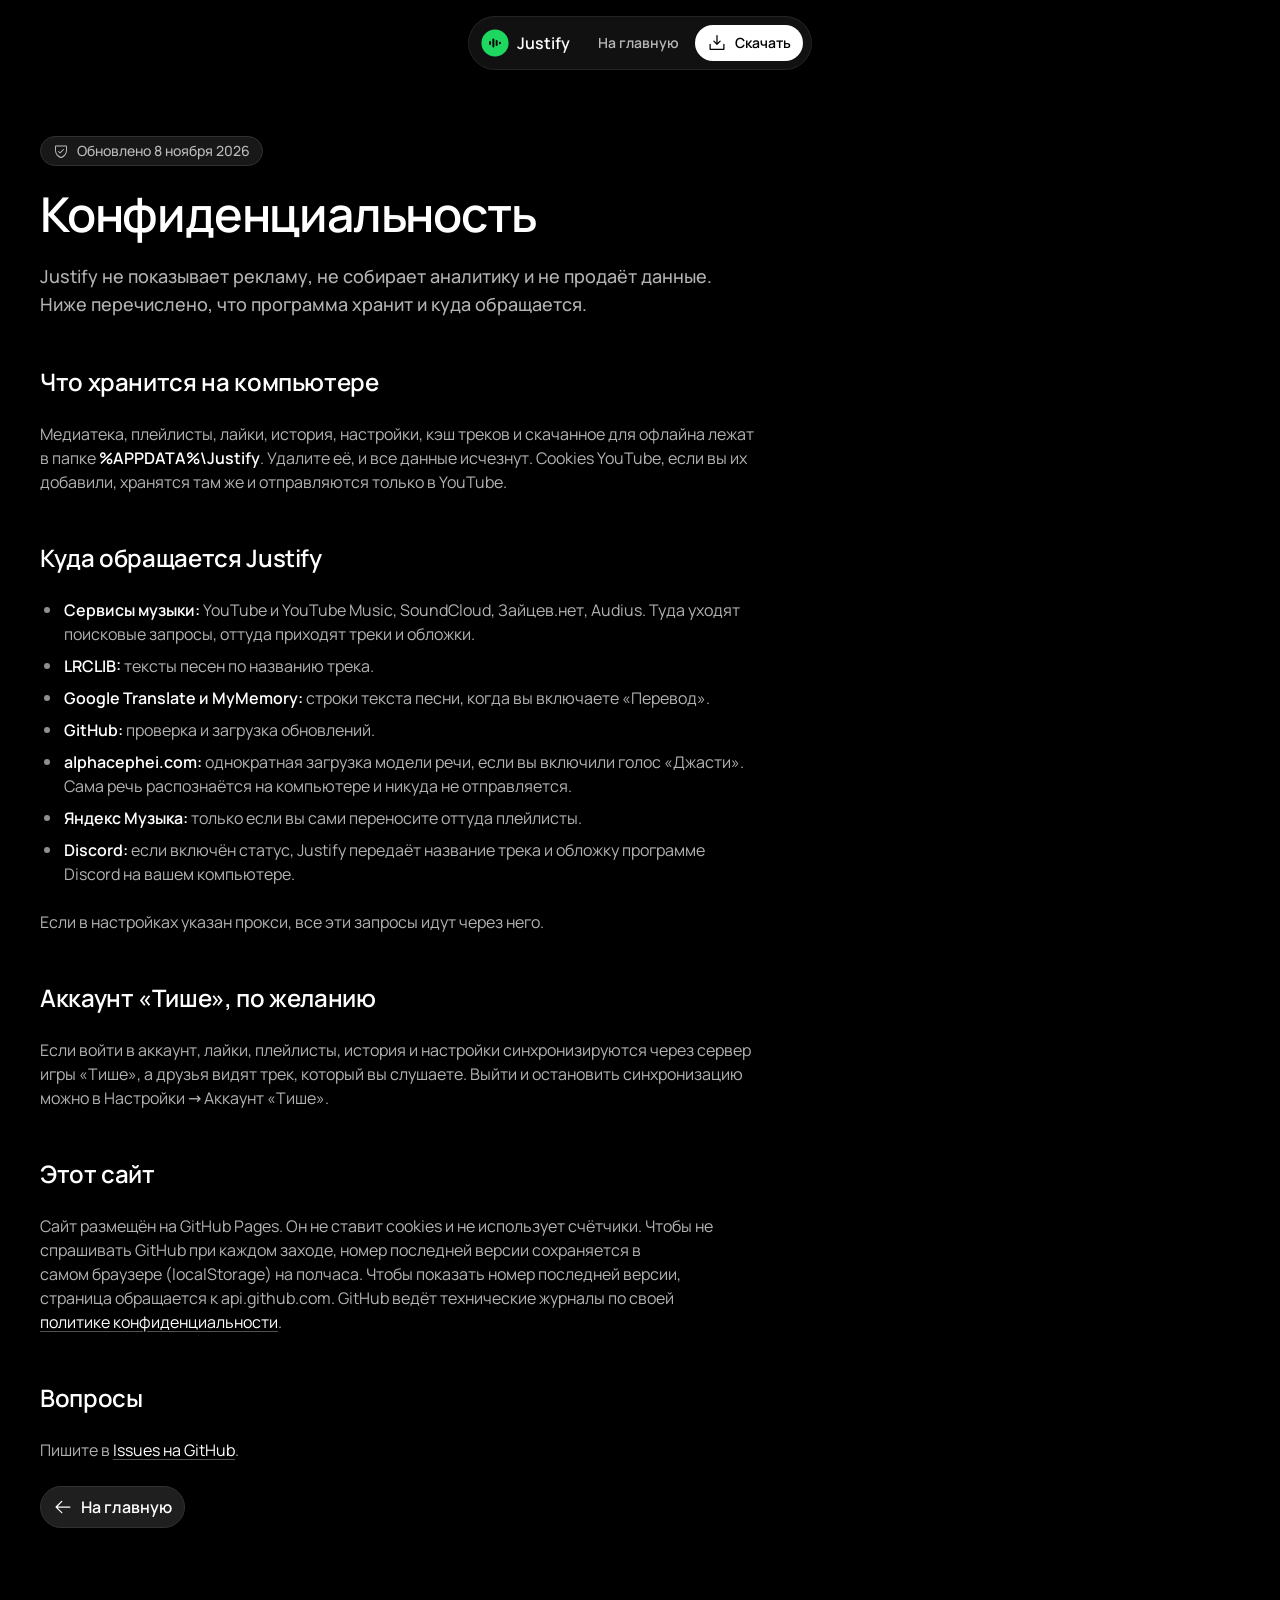
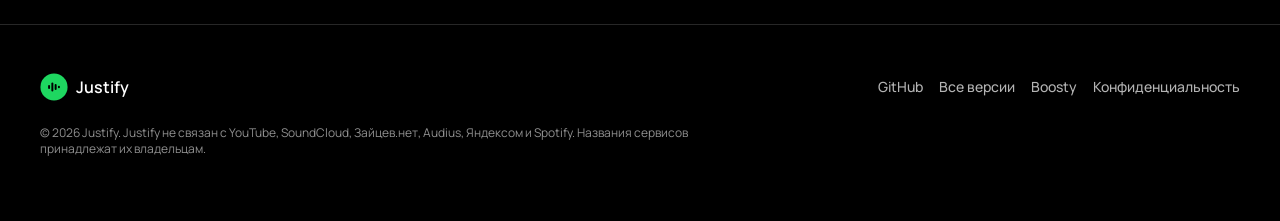
<file: docs/privacy.html>
<!doctype html>
<html lang="ru">
<head>
  <meta charset="utf-8">
  <meta name="viewport" content="width=device-width, initial-scale=1, viewport-fit=cover">
  <title>Конфиденциальность · Justify</title>
  <meta name="description" content="Что Justify хранит на компьютере, куда обращается и что делает этот сайт. Без рекламы, аналитики и продажи данных.">
  <link rel="canonical" href="https://sanlaran.github.io/Justify/privacy.html">
  <meta name="theme-color" content="#000000">
  <link rel="icon" type="image/png" sizes="512x512" href="img/icon.png">
  <meta property="og:title" content="Конфиденциальность · Justify">
  <meta property="og:image" content="https://sanlaran.github.io/Justify/img/og.png">
  <link rel="preload" href="fonts/manrope-cyrillic-wght-normal.woff2" as="font" type="font/woff2" crossorigin>
  <link rel="stylesheet" href="assets/style.css">
</head>
<body>
  <a class="skip-link button-sm" href="#main">Перейти к содержанию</a>
  <header>
    <nav class="nav" aria-label="Основное меню">
      <a class="nav-logo body-1" href="./" aria-label="Justify, на главную"><svg viewBox="0 0 512 512" aria-hidden="true" focusable="false"><circle cx="256" cy="256" r="248" fill="#1ED760"/><g fill="#000"><rect x="148" y="220" width="36" height="72" rx="18"/><rect x="208" y="172" width="36" height="168" rx="18"/><rect x="268" y="202" width="36" height="108" rx="18"/><rect x="328" y="232" width="36" height="48" rx="18"/></g></svg><span>Justify</span></a>
      <a class="btn btn-ghost button-sm" href="./">На главную</a>
      <a class="btn btn-primary button-sm" href="https://github.com/SanLARAN/Justify/releases/latest/download/Justify-win64.zip"><svg class="ic" viewBox="0 0 256 256" fill="currentColor" aria-hidden="true" focusable="false"><path d="M224,144v64a8,8,0,0,1-8,8H40a8,8,0,0,1-8-8V144a8,8,0,0,1,16,0v56H208V144a8,8,0,0,1,16,0Zm-101.66,5.66a8,8,0,0,0,11.32,0l40-40a8,8,0,0,0-11.32-11.32L136,124.69V32a8,8,0,0,0-16,0v92.69L93.66,98.34a8,8,0,0,0-11.32,11.32Z"/></svg>Скачать</a>
    </nav>
  </header>
  <main id="main" class="page">
    <article class="container">
      <div class="prose">
        <p class="eyebrow caption-1"><svg class="ic" viewBox="0 0 256 256" fill="currentColor" aria-hidden="true" focusable="false"><path d="M208,40H48A16,16,0,0,0,32,56v56c0,52.72,25.52,84.67,46.93,102.19,23.06,18.86,46,25.26,47,25.53a8,8,0,0,0,4.2,0c1-.27,23.91-6.67,47-25.53C198.48,196.67,224,164.72,224,112V56A16,16,0,0,0,208,40Zm0,72c0,37.07-13.66,67.16-40.6,89.42A129.3,129.3,0,0,1,128,223.62a128.25,128.25,0,0,1-38.92-21.81C61.82,179.51,48,149.3,48,112l0-56,160,0ZM82.34,141.66a8,8,0,0,1,11.32-11.32L112,148.69l50.34-50.35a8,8,0,0,1,11.32,11.32l-56,56a8,8,0,0,1-11.32,0Z"/></svg>Обновлено 8 ноября 2026</p>
        <h1 class="heading-3 lg-heading-2">Конфиденциальность</h1>
        <p class="title-2">Justify не показывает рекламу, не собирает аналитику и не продаёт данные. Ниже перечислено, что программа хранит и куда обращается.</p>

        <h2 class="heading-5">Что хранится на компьютере</h2>
        <p class="body-3">Медиатека, плейлисты, лайки, история, настройки, кэш треков и скачанное для офлайна лежат в папке <strong>%APPDATA%\Justify</strong>. Удалите её, и все данные исчезнут. Cookies YouTube, если вы их добавили, хранятся там же и отправляются только в YouTube.</p>

        <h2 class="heading-5">Куда обращается Justify</h2>
        <ul class="body-3">
          <li><strong>Сервисы музыки:</strong> YouTube и YouTube Music, SoundCloud, Зайцев.нет, Audius. Туда уходят поисковые запросы, оттуда приходят треки и обложки.</li>
          <li><strong>LRCLIB:</strong> тексты песен по названию трека.</li>
          <li><strong>Google Translate и MyMemory:</strong> строки текста песни, когда вы включаете «Перевод».</li>
          <li><strong>GitHub:</strong> проверка и загрузка обновлений.</li>
          <li><strong>alphacephei.com:</strong> однократная загрузка модели речи, если вы включили голос «Джасти». Сама речь распознаётся на компьютере и никуда не отправляется.</li>
          <li><strong>Яндекс Музыка:</strong> только если вы сами переносите оттуда плейлисты.</li>
          <li><strong>Discord:</strong> если включён статус, Justify передаёт название трека и обложку программе Discord на вашем компьютере.</li>
        </ul>
        <p class="body-3">Если в настройках указан прокси, все эти запросы идут через него.</p>

        <h2 class="heading-5">Аккаунт «Тише», по желанию</h2>
        <p class="body-3">Если войти в аккаунт, лайки, плейлисты, история и настройки синхронизируются через сервер игры «Тише», а друзья видят трек, который вы слушаете. Выйти и остановить синхронизацию можно в Настройки → Аккаунт «Тише».</p>

        <h2 class="heading-5">Этот сайт</h2>
        <p class="body-3">Сайт размещён на GitHub Pages. Он не ставит cookies и не использует счётчики. Чтобы не спрашивать GitHub при каждом заходе, номер последней версии сохраняется в самом браузере (localStorage) на полчаса. Чтобы показать номер последней версии, страница обращается к api.github.com. GitHub ведёт технические журналы по своей <a class="link" href="https://docs.github.com/site-policy/privacy-policies/github-general-privacy-statement" target="_blank" rel="noopener">политике конфиденциальности</a>.</p>

        <h2 class="heading-5">Вопросы</h2>
        <p class="body-3">Пишите в <a class="link" href="https://github.com/SanLARAN/Justify/issues" target="_blank" rel="noopener">Issues на GitHub</a>.</p>
        <p><a class="btn btn-secondary button-md" href="./"><svg class="ic" viewBox="0 0 256 256" fill="currentColor" aria-hidden="true" focusable="false"><path d="M224,128a8,8,0,0,1-8,8H59.31l58.35,58.34a8,8,0,0,1-11.32,11.32l-72-72a8,8,0,0,1,0-11.32l72-72a8,8,0,0,1,11.32,11.32L59.31,120H216A8,8,0,0,1,224,128Z"/></svg>На главную</a></p>
      </div>
    </article>
  </main>
  <footer class="footer">
    <div class="container">
      <div class="footer-row">
        <a class="brand body-1" href="./"><svg viewBox="0 0 512 512" aria-hidden="true" focusable="false"><circle cx="256" cy="256" r="248" fill="#1ED760"/><g fill="#000"><rect x="148" y="220" width="36" height="72" rx="18"/><rect x="208" y="172" width="36" height="168" rx="18"/><rect x="268" y="202" width="36" height="108" rx="18"/><rect x="328" y="232" width="36" height="48" rx="18"/></g></svg>Justify</a>
        <nav class="footer-links caption-1" aria-label="Ссылки в подвале">
          <a href="https://github.com/SanLARAN/Justify" target="_blank" rel="noopener">GitHub</a>
          <a href="https://github.com/SanLARAN/Justify/releases" target="_blank" rel="noopener">Все версии</a>
          <a href="https://boosty.to/maksimkinpodval" target="_blank" rel="noopener">Boosty</a>
          <a href="privacy.html" aria-current="page">Конфиденциальность</a>
        </nav>
      </div>
      <p class="footer-note caption-5">© 2026 Justify. Justify не связан с YouTube, SoundCloud, Зайцев.нет, Audius, Яндексом и Spotify. Названия сервисов принадлежат их владельцам.</p>
    </div>
  </footer>
</body>
</html>
</file>
<file: docs/assets/style.css>
@font-face{font-family:Manrope;font-style:normal;font-display:swap;font-weight:200 800;src:url(../fonts/manrope-cyrillic-wght-normal.woff2) format("woff2-variations");unicode-range:U+0301,U+0400-045F,U+0490-0491,U+04B0-04B1,U+2116}@font-face{font-family:Manrope;font-style:normal;font-display:swap;font-weight:200 800;src:url(../fonts/manrope-latin-wght-normal.woff2) format("woff2-variations");unicode-range:U+0000-00FF,U+0131,U+0152-0153,U+02BB-02BC,U+02C6,U+02DA,U+02DC,U+0304,U+0308,U+0329,U+2000-206F,U+20AC,U+2122,U+2191,U+2193,U+2212,U+2215,U+FEFF,U+FFFD}:root{--bg: #000000;--bg-2: #181818;--bg-3: #1f1f1f;--bg-4: #272727;--bg-5: #313131;--fg: #ffffff;--fg-2: rgba(255, 255, 255, .7);--fg-3: rgba(255, 255, 255, .56);--line: #272727;--line-2: #313131;--brand: #1ed760;--heart: #e5484d;--s-25: 2px;--s-50: 4px;--s-75: 8px;--s-100: 12px;--s-200: 16px;--s-300: 24px;--s-400: 32px;--s-500: 40px;--s-600: 48px;--s-700: 64px;--s-800: 80px;--s-900: 96px;--r-md: 6px;--r-lg: 8px;--r-xl: 12px;--r-2xl: 16px;--r-3xl: 24px;--r-full: 9999px;--ease: cubic-bezier(.22, 1, .36, 1);--container: 1200px;--gutter: var(--s-300);color-scheme:dark}@media(min-width:768px){:root{--gutter: var(--s-400)}}*,*:before,*:after{box-sizing:border-box}html{-webkit-text-size-adjust:100%;scroll-padding-top:var(--s-900)}html.smooth{scroll-behavior:smooth}body{margin:0;background:var(--bg);color:var(--fg);font-family:Manrope,system-ui,Segoe UI,sans-serif;font-size:16px;line-height:24px;-webkit-font-smoothing:antialiased;-moz-osx-font-smoothing:grayscale;overflow-x:hidden}img,svg,canvas{display:block;max-width:100%}a{color:inherit;text-decoration:none}button{font:inherit;color:inherit;background:none;border:0;padding:0;cursor:pointer}h1,h2,h3,h4,h5,h6,p,figure,ul,ol,dl,dd{margin:0;padding:0}ul,ol{list-style:none}h1,h2,h3,h4,h5,h6{text-wrap:balance}p,li,dd{text-wrap:pretty}::selection{background:#fff;color:#000}.heading-1{font-size:60px;line-height:60px;font-weight:600;letter-spacing:-.03em}.heading-2{font-size:48px;line-height:48px;font-weight:600;letter-spacing:-.025em}.heading-3{font-size:36px;line-height:40px;font-weight:600;letter-spacing:-.02em}.heading-4{font-size:30px;line-height:36px;font-weight:600;letter-spacing:-.02em}.heading-5{font-size:24px;line-height:32px;font-weight:600;letter-spacing:-.015em}.heading-6{font-size:20px;line-height:28px;font-weight:600;letter-spacing:-.01em}.title-1{font-size:20px;line-height:28px;font-weight:500}.title-2{font-size:18px;line-height:28px;font-weight:500}.title-3{font-size:16px;line-height:24px;font-weight:500}.title-4{font-size:14px;line-height:20px;font-weight:500}.title-5{font-size:12px;line-height:16px;font-weight:500}.body-1{font-size:16px;line-height:24px;font-weight:600}.body-2{font-size:16px;line-height:24px;font-weight:500}.body-3{font-size:16px;line-height:24px;font-weight:400}.body-4{font-size:14px;line-height:20px;font-weight:600}.body-5{font-size:14px;line-height:20px;font-weight:500}.body-6{font-size:14px;line-height:20px;font-weight:400}.button-lg{font-size:18px;line-height:28px;font-weight:600}.button-md{font-size:16px;line-height:24px;font-weight:600}.button-sm{font-size:14px;line-height:20px;font-weight:600}.button-xsm{font-size:12px;line-height:16px;font-weight:600}.caption-1{font-size:14px;line-height:20px;font-weight:500}.caption-2{font-size:14px;line-height:20px;font-weight:400}.caption-3{font-size:12px;line-height:16px;font-weight:600}.caption-4{font-size:12px;line-height:16px;font-weight:500}.caption-5{font-size:12px;line-height:16px;font-weight:400}@media(min-width:400px){.sm-heading-3{font-size:36px;line-height:40px;font-weight:600;letter-spacing:-.02em}}@media(min-width:768px){.md-heading-2{font-size:48px;line-height:48px;font-weight:600;letter-spacing:-.025em}.md-heading-3{font-size:36px;line-height:40px;font-weight:600;letter-spacing:-.02em}.md-heading-4{font-size:30px;line-height:36px;font-weight:600;letter-spacing:-.02em}.md-title-1{font-size:20px;line-height:28px;font-weight:500}}@media(min-width:1024px){.lg-heading-1{font-size:60px;line-height:60px;font-weight:600;letter-spacing:-.03em}.lg-heading-2{font-size:48px;line-height:48px;font-weight:600;letter-spacing:-.025em}}.muted{color:var(--fg-2)}.dim{color:var(--fg-3)}.mono-nums{font-variant-numeric:tabular-nums}.container{width:100%;max-width:calc(var(--container) + var(--gutter) * 2);margin:0 auto;padding:0 var(--gutter)}.section{padding:var(--s-800) 0;position:relative;overflow-x:clip}@media(min-width:1024px){.section{padding:var(--s-900) 0}}.section-head{max-width:680px;display:grid;gap:var(--s-200);margin-bottom:var(--s-600)}.section-head.center{margin-left:auto;margin-right:auto;text-align:center;justify-items:center}.eyebrow{display:inline-flex;align-items:center;gap:var(--s-75);width:fit-content;padding:var(--s-50) var(--s-100);border-radius:var(--r-full);background:var(--bg-2);border:1px solid var(--line-2);color:var(--fg-2)}.eyebrow .ic{width:16px;height:16px}.ic{width:20px;height:20px;flex:none;fill:currentColor}.ic-24{width:24px;height:24px}.skip-link{position:fixed;left:var(--s-200);top:var(--s-200);z-index:100;padding:var(--s-75) var(--s-100);border-radius:var(--r-lg);background:#fff;color:#000;transform:translateY(-200%);transition:transform .5s var(--ease)}.skip-link:focus{transform:none}:focus-visible{outline:2px solid #fff;outline-offset:2px;border-radius:var(--r-md)}.btn{display:inline-flex;align-items:center;justify-content:center;gap:var(--s-75);padding:var(--s-75) var(--s-100);border-radius:var(--r-full);white-space:nowrap;transition:transform .5s var(--ease),background-color .3s var(--ease),border-color .3s var(--ease),opacity .3s var(--ease);-webkit-tap-highlight-color:transparent}.btn:active{transform:scale(.98)}.btn:focus-visible{border-radius:var(--r-full);outline-offset:3px}.btn-primary{background:#fff;color:#000}.btn-primary:hover{background:#e6e6e6;transform:translateY(-1px)}.btn-primary:active{transform:scale(.98)}.btn-secondary{background:var(--bg-3);color:#fff;border:1px solid var(--line-2)}.btn-secondary:hover{background:var(--bg-4);transform:translateY(-1px)}.btn-ghost{color:var(--fg-2)}.btn-ghost:hover{color:#fff;background:#ffffff0f}.btn .ic{width:20px;height:20px}.btn-heart .ic{color:var(--heart)}.link{color:#fff;text-decoration:underline;text-decoration-color:#ffffff52;text-underline-offset:3px;transition:text-decoration-color .3s var(--ease)}.link:hover{text-decoration-color:#fff}.nav{position:fixed;top:var(--s-200);left:50%;z-index:60;display:flex;align-items:center;gap:var(--s-50);padding:var(--s-75);border-radius:var(--r-full);background:#181818b8;border:1px solid rgba(255,255,255,.08);-webkit-backdrop-filter:blur(16px) saturate(140%);backdrop-filter:blur(16px) saturate(140%);transform:translate(-50%);width:max-content;max-width:calc(100vw - var(--s-400));transition:transform .5s var(--ease),opacity .5s var(--ease)}.nav-logo{display:inline-flex;align-items:center;gap:var(--s-75);padding:var(--s-50) var(--s-100) var(--s-50) var(--s-50);border-radius:var(--r-full)}.nav-logo svg{width:28px;height:28px}.nav-links{display:none;align-items:center;gap:var(--s-25)}.nav-links a{padding:var(--s-75) var(--s-100);border-radius:var(--r-full);color:var(--fg-2);transition:color .3s var(--ease),background-color .3s var(--ease)}.nav-links a:hover{color:#fff;background:#ffffff0f}.nav-links a[aria-current=true]{color:#fff;background:#ffffff1a}.nav-cta{margin-left:var(--s-75)}.nav-toggle{position:relative;width:40px;height:40px;border-radius:var(--r-full);margin-left:var(--s-50);display:inline-grid;place-items:center;transition:background-color .3s var(--ease)}.nav-toggle:hover{background:#ffffff14}.nav-toggle span{position:absolute;left:12px;width:16px;height:2px;border-radius:2px;background:#fff;transition:transform .5s var(--ease)}.nav-toggle span:nth-child(1){transform:translateY(-4px)}.nav-toggle span:nth-child(2){transform:translateY(4px)}.nav-toggle[aria-expanded=true] span:nth-child(1){transform:rotate(45deg)}.nav-toggle[aria-expanded=true] span:nth-child(2){transform:rotate(-45deg)}@media(min-width:900px){.nav-links{display:flex}.nav-toggle{display:none}}@media(max-width:899px){.nav .nav-cta{margin-left:auto}.nav{width:calc(100vw - var(--s-400))}}.menu{position:fixed;inset:0;z-index:55;padding:112px var(--gutter) var(--s-600);background:#000000eb;-webkit-backdrop-filter:blur(24px);backdrop-filter:blur(24px);display:flex;flex-direction:column;gap:var(--s-400);opacity:0;visibility:hidden;transition:opacity .5s var(--ease),visibility 0s linear .5s}.menu.open{opacity:1;visibility:visible;transition:opacity .5s var(--ease),visibility 0s}.menu ul{display:grid;gap:var(--s-75)}.menu li{opacity:0;transform:translateY(24px);transition:opacity .5s var(--ease),transform .5s var(--ease);transition-delay:0ms}.menu.open li{opacity:1;transform:none;transition-delay:calc(var(--i) * 60ms)}.menu a.menu-link{display:block;padding:var(--s-75) 0}.menu .btn{align-self:flex-start}@media(min-width:900px){.menu{display:none}}.js .reveal{opacity:0;transform:translateY(32px);transition:opacity .7s var(--ease),transform .7s var(--ease)}.js .reveal.in{opacity:1;transform:none}.js .reveal[data-delay="1"]{transition-delay:80ms}.js .reveal[data-delay="2"]{transition-delay:.16s}.js .reveal[data-delay="3"]{transition-delay:.24s}.hero{position:relative;height:200vh;height:200svh}.hero-sticky{position:sticky;top:0;height:100vh;height:100svh;overflow:hidden}.hero-canvas{position:absolute;inset:0;width:100%;height:100%;opacity:0;transition:opacity 1.2s var(--ease)}.hero.ready .hero-canvas{opacity:1}.hero-inner{position:relative;height:100%;display:flex;align-items:flex-start;padding-top:120px;pointer-events:none}.hero-copy{max-width:680px;display:grid;gap:var(--s-300);pointer-events:auto;will-change:transform,opacity}.hero-title{background:linear-gradient(90deg,#fff,#9b9b9b);-webkit-background-clip:text;background-clip:text;color:transparent;padding-bottom:var(--s-50)}.hero-sub{max-width:560px}.hero-actions{display:flex;flex-wrap:wrap;align-items:center;gap:var(--s-200)}.hero-meta{display:flex;flex-wrap:wrap;gap:var(--s-75) var(--s-200)}.hero-meta span{display:inline-flex;align-items:center;gap:var(--s-50)}.hero-meta .ic{width:16px;height:16px;color:var(--brand)}.hero-fallback{display:none}.hero.no-webgl .hero-fallback{display:block;position:absolute;right:var(--gutter);bottom:12vh;width:min(560px,44vw);border-radius:var(--r-2xl);overflow:hidden;border:1px solid var(--line-2);transform:perspective(1200px) rotateY(-18deg) rotateX(8deg)}.scroll-hint{position:absolute;left:50%;bottom:var(--s-400);transform:translate(-50%);display:inline-flex;align-items:center;gap:var(--s-75);color:var(--fg-3)}.scroll-hint .ic{width:16px;height:16px;animation:hint 2.4s var(--ease) infinite}@keyframes hint{0%,to{transform:translateY(0);opacity:1}50%{transform:translateY(4px);opacity:.5}}@media(min-width:1024px){.hero-inner{align-items:center;padding-top:0}}@media(max-width:1023px){.hero-copy{text-align:left}.hero.no-webgl .hero-fallback{left:var(--gutter);right:var(--gutter);width:auto;bottom:var(--s-600)}}@media(max-width:639px){.hero-inner{padding-top:104px}.hero-copy{gap:var(--s-200)}.scroll-hint{display:none}}.showcase{padding-top:var(--s-700);overflow:hidden}.tilt-stage{perspective:1600px;perspective-origin:50% 0%;max-width:1080px;margin:0 auto}.tilt{position:relative;transform-style:preserve-3d;transform-origin:50% 0%;will-change:transform}.frame{position:relative;border-radius:var(--r-2xl);overflow:hidden;background:var(--bg-2);border:1px solid var(--line-2);box-shadow:0 40px 120px #000000e6,0 0 0 1px #ffffff0a}.frame img{width:100%;height:auto;aspect-ratio:16 / 10}.chip{position:absolute;display:inline-flex;align-items:center;gap:var(--s-75);padding:var(--s-75) var(--s-100);border-radius:var(--r-full);background:#181818cc;border:1px solid rgba(255,255,255,.12);-webkit-backdrop-filter:blur(12px);backdrop-filter:blur(12px);box-shadow:0 16px 48px #0009;white-space:nowrap;transform:translateZ(var(--z, 80px))}.chip .ic{width:16px;height:16px}.chip-a{left:3%;top:16%;--z: 140px}.chip-b{right:3%;top:38%;--z: 200px}.chip-c{left:8%;bottom:10%;--z: 110px}.chip-d{right:6%;bottom:-4%;--z: 170px}@media(max-width:767px){.chip{padding:var(--s-50) var(--s-75)}.chip-a{left:2%;top:-6%}.chip-b{right:2%;top:30%}.chip-c{display:none}.chip-d{right:4%;bottom:-10%}}.sources-grid{display:grid;gap:var(--s-600);align-items:center}@media(min-width:1024px){.sources-grid{grid-template-columns:1fr 1fr;gap:var(--s-700)}}.sources-list{display:flex;flex-wrap:wrap;gap:var(--s-75);margin-top:var(--s-300)}.tag{display:inline-flex;align-items:center;gap:var(--s-50);padding:var(--s-50) var(--s-100);border-radius:var(--r-full);background:var(--bg-2);border:1px solid var(--line-2);color:var(--fg-2)}.ring-stage{position:relative;height:420px;perspective:1100px;display:grid;place-items:center}.ring{position:relative;width:200px;height:112px;transform-style:preserve-3d;will-change:transform}.ring-card{position:absolute;inset:0;display:grid;align-content:space-between;padding:var(--s-200);border-radius:var(--r-2xl);background:var(--bg-2);border:1px solid var(--line-2);backface-visibility:visible;transition:opacity .3s var(--ease),border-color .3s var(--ease)}.ring-card .ic{width:24px;height:24px;color:var(--fg-2)}.ring-card.front{border-color:#ffffff52}.ring-card.front .ic{color:#fff}.ring-core{position:absolute;left:50%;top:50%;width:96px;height:96px;margin:-48px 0 0 -48px}.ring-core svg{width:96px;height:96px;filter:drop-shadow(0 0 48px rgba(30,215,96,.35))}@media(max-width:639px){.ring-stage{height:320px}.ring{width:148px;height:88px}.ring-card{padding:var(--s-100)}.ring-card .ic{width:20px;height:20px}.ring-core{width:72px;height:72px;margin:-36px 0 0 -36px}.ring-core svg{width:72px;height:72px}}.tagline{padding:var(--s-900) 0}.tagline-text{max-width:880px}.tagline-text .w{color:#ffffff4d;transition:color .5s var(--ease)}.tagline-text .w.on{color:#fff}@media(prefers-reduced-motion:reduce){.tagline-text .w{color:#fff;transition:none}}.deck{display:grid;gap:var(--s-600)}.deck-step{display:grid;gap:var(--s-200);align-content:center}.deck-step .num{color:var(--fg-3)}.deck-step .icon-tile{width:48px;height:48px;border-radius:var(--r-xl);display:grid;place-items:center;background:var(--bg-3);border:1px solid var(--line-2)}.deck-step .icon-tile .ic{width:24px;height:24px}.facts{display:flex;flex-wrap:wrap;gap:var(--s-75)}.deck-inline{border-radius:var(--r-2xl);overflow:hidden;border:1px solid var(--line-2);margin-top:var(--s-100)}.deck-inline img{width:100%;height:auto;aspect-ratio:16 / 10}.deck-stage{display:none}@media(min-width:1024px){.deck{grid-template-columns:minmax(0,5fr) minmax(0,7fr);gap:var(--s-700);align-items:start}.deck-step{min-height:72vh;padding:var(--s-700) 0;opacity:.32;transition:opacity .5s var(--ease)}.deck-step.active{opacity:1}.deck-inline{display:none}.deck-stage{display:block;position:sticky;top:0;height:100vh;perspective:1400px}.deck-cards{position:absolute;left:0;right:0;top:50%;transform-style:preserve-3d;transform:translateY(-50%);aspect-ratio:16 / 10}.deck-card{position:absolute;inset:0;border-radius:var(--r-2xl);overflow:hidden;background:var(--bg-2);border:1px solid var(--line-2);box-shadow:0 32px 96px #000000d9;transform-origin:50% 50%;will-change:transform,opacity;transition:transform .8s var(--ease),opacity .8s var(--ease)}.deck-card img{width:100%;height:100%;object-fit:cover}}.bento{display:grid;gap:var(--s-200);grid-template-columns:1fr}@media(min-width:768px){.bento{grid-template-columns:repeat(2,minmax(0,1fr))}}@media(min-width:1024px){.bento{grid-template-columns:repeat(3,minmax(0,1fr))}}.tilt-card-wrap{perspective:900px}.card{position:relative;height:100%;display:grid;align-content:start;gap:var(--s-100);padding:var(--s-300);border-radius:var(--r-3xl);background:var(--bg-2);border:1px solid var(--line-2);transform-style:preserve-3d;transition:transform .5s var(--ease),border-color .3s var(--ease)}.card:hover{border-color:#3a3a3a}.card .icon-tile{width:40px;height:40px;border-radius:var(--r-xl);display:grid;place-items:center;background:var(--bg-4)}.card-wide{grid-column:1 / -1}@media(min-width:1024px){.card-wide{grid-column:span 2;grid-row:span 2}}.card-shot{margin-top:var(--s-100);border-radius:var(--r-xl);overflow:hidden;border:1px solid var(--line-2)}.card-shot img{width:100%;height:auto;aspect-ratio:16 / 10}.steps{display:grid;gap:var(--s-200);counter-reset:step}@media(min-width:900px){.steps{grid-template-columns:repeat(3,minmax(0,1fr))}}.step{display:grid;gap:var(--s-100);padding:var(--s-300);border-radius:var(--r-3xl);background:var(--bg-2);border:1px solid var(--line-2);align-content:start}.step-num{color:var(--fg-3)}.step code{font:inherit;color:#fff}.steps-cta{display:flex;flex-wrap:wrap;align-items:center;gap:var(--s-200);margin-top:var(--s-400)}.release{display:grid;gap:var(--s-400);align-items:start}@media(min-width:1024px){.release{grid-template-columns:minmax(0,5fr) minmax(0,7fr);gap:var(--s-700)}}.release-card{padding:var(--s-300);border-radius:var(--r-3xl);background:var(--bg-2);border:1px solid var(--line-2);display:grid;gap:var(--s-200);min-height:240px}.release-top{display:flex;flex-wrap:wrap;align-items:center;justify-content:space-between;gap:var(--s-100)}.badge{display:inline-flex;align-items:center;gap:var(--s-50);padding:var(--s-25) var(--s-75);border-radius:var(--r-full);background:#1ed7601f;color:var(--brand)}.release-notes{display:grid;gap:var(--s-100)}.release-notes li{position:relative;padding-left:var(--s-300);color:var(--fg-2)}.release-notes li:before{content:"";position:absolute;left:var(--s-50);top:9px;width:6px;height:6px;border-radius:var(--r-full);background:var(--fg-3)}.skeleton{display:grid;gap:var(--s-100)}.skeleton i{display:block;height:16px;border-radius:var(--r-md);background:var(--bg-4);animation:pulse 1.6s var(--ease) infinite}.skeleton i:nth-child(1){width:40%;height:24px}.skeleton i:nth-child(2){width:92%}.skeleton i:nth-child(3){width:78%}.skeleton i:nth-child(4){width:64%}@keyframes pulse{0%,to{opacity:1}50%{opacity:.45}}.release-error{color:var(--fg-2)}.faq{max-width:800px;margin:0 auto;display:grid;gap:var(--s-75)}.faq details{border-radius:var(--r-2xl);background:var(--bg-2);border:1px solid var(--line-2);transition:border-color .3s var(--ease),background-color .3s var(--ease)}.faq details:hover{border-color:#3a3a3a}.faq details[open]{background:var(--bg-3)}.faq summary{display:flex;align-items:center;justify-content:space-between;gap:var(--s-200);padding:var(--s-200) var(--s-300);cursor:pointer;list-style:none;border-radius:var(--r-2xl)}.faq summary::-webkit-details-marker{display:none}.faq summary .ic{width:20px;height:20px;color:var(--fg-2);transition:transform .5s var(--ease)}.faq details[open] summary .ic{transform:rotate(45deg)}.faq .faq-a{padding:0 var(--s-300) var(--s-300);color:var(--fg-2);display:grid;gap:var(--s-100)}.faq details[open] .faq-a{animation:faqIn .5s var(--ease)}@keyframes faqIn{0%{opacity:0;transform:translateY(-8px)}to{opacity:1;transform:none}}.support{display:grid;gap:var(--s-300);padding:var(--s-400);border-radius:var(--r-3xl);background:var(--bg-2);border:1px solid var(--line-2);align-items:center}@media(min-width:900px){.support{grid-template-columns:auto minmax(0,1fr) auto;gap:var(--s-400);padding:var(--s-500)}}.support .heart-tile{width:64px;height:64px;border-radius:var(--r-2xl);display:grid;place-items:center;background:#e5484d1f;color:var(--heart)}.support .heart-tile .ic{width:32px;height:32px}.support-text{display:grid;gap:var(--s-75)}.final{text-align:center}.final .section-head{margin-bottom:var(--s-400)}.final .hero-actions,.final .hero-meta{justify-content:center}.final .hero-meta{margin-top:var(--s-200)}.footer{border-top:1px solid var(--line);padding:var(--s-600) 0 var(--s-700)}.footer-row{display:flex;flex-wrap:wrap;align-items:center;justify-content:space-between;gap:var(--s-300)}.footer-links{display:flex;flex-wrap:wrap;gap:var(--s-50) var(--s-200)}.footer-links a{color:var(--fg-2);padding:var(--s-50) 0;transition:color .3s var(--ease)}.footer-links a:hover{color:#fff}.footer-note{margin-top:var(--s-300);color:var(--fg-3);max-width:680px}.brand{display:inline-flex;align-items:center;gap:var(--s-75)}.brand svg{width:28px;height:28px}.page{padding:136px 0 var(--s-900)}.prose{max-width:720px;display:grid;gap:var(--s-300)}.prose h2{margin-top:var(--s-300)}.prose p,.prose li{color:var(--fg-2)}.prose ul{display:grid;gap:var(--s-75)}.prose li{position:relative;padding-left:var(--s-300)}.prose li:before{content:"";position:absolute;left:var(--s-50);top:9px;width:6px;height:6px;border-radius:var(--r-full);background:var(--fg-3)}.prose strong{color:#fff;font-weight:600}.notfound{min-height:100vh;min-height:100svh;display:grid;place-items:center;text-align:center;padding:var(--s-900) var(--gutter)}.notfound .inner{display:grid;gap:var(--s-300);justify-items:center;max-width:560px}.notfound .code{color:var(--fg-3)}@media(prefers-reduced-motion:reduce){html.smooth{scroll-behavior:auto}.js .reveal{transform:none;transition:opacity .7s var(--ease)}.tilt,.ring,.deck-card,.card,.hero-copy{transform:none!important}.scroll-hint .ic,.skeleton i{animation:none}.menu li{transform:none}}.notfound .hero-actions{justify-content:center}.dl-hint{position:fixed;right:var(--gutter);bottom:var(--gutter);z-index:80;width:min(392px,calc(100vw - var(--gutter) * 2));max-height:calc(100svh - var(--gutter) * 2);overflow:auto;padding:var(--s-300) var(--s-300) var(--s-200);border-radius:var(--r-3xl);background:#1a1a1aF2;border:1px solid var(--line-2);box-shadow:0 24px 64px #000000cc;-webkit-backdrop-filter:blur(18px) saturate(140%);backdrop-filter:blur(18px) saturate(140%);display:grid;gap:var(--s-100);opacity:0;transform:translateY(16px);transition:opacity .45s var(--ease),transform .45s var(--ease)}.dl-hint.show{opacity:1;transform:none}.dl-hint[hidden]{display:none}.dl-hint-title{color:#fff}.dl-hint-steps{display:grid;gap:var(--s-50);color:var(--fg-2);padding-left:0;counter-reset:dl}.dl-hint-steps li{position:relative;padding-left:var(--s-300)}.dl-hint-steps li:before{counter-increment:dl;content:counter(dl);position:absolute;left:0;top:0;width:15px;height:15px;margin-top:2px;border-radius:var(--r-full);background:#ffffff14;color:#fff;font-size:10px;line-height:15px;text-align:center;font-weight:600}.dl-hint-steps code{font:inherit;color:#fff}.dl-hint-close{position:absolute;top:var(--s-100);right:var(--s-100);width:32px;height:32px;display:grid;place-items:center;border-radius:var(--r-full);color:var(--fg-3);transition:background-color .3s var(--ease),color .3s var(--ease)}.dl-hint-close:hover{background:#ffffff14;color:#fff}.dl-hint-close .ic{width:16px;height:16px}.dl-hint-foot{padding-top:var(--s-50);border-top:1px solid var(--line)}@media(max-width:639px){.dl-hint{left:var(--gutter);right:var(--gutter);width:auto;bottom:var(--s-200)}}@media(prefers-reduced-motion:reduce){.dl-hint{transform:none;transition:opacity .3s var(--ease)}}
.sr-only{position:absolute;width:1px;height:1px;margin:-1px;padding:0;overflow:hidden;clip:rect(0 0 0 0);white-space:nowrap;border:0}
</file>
